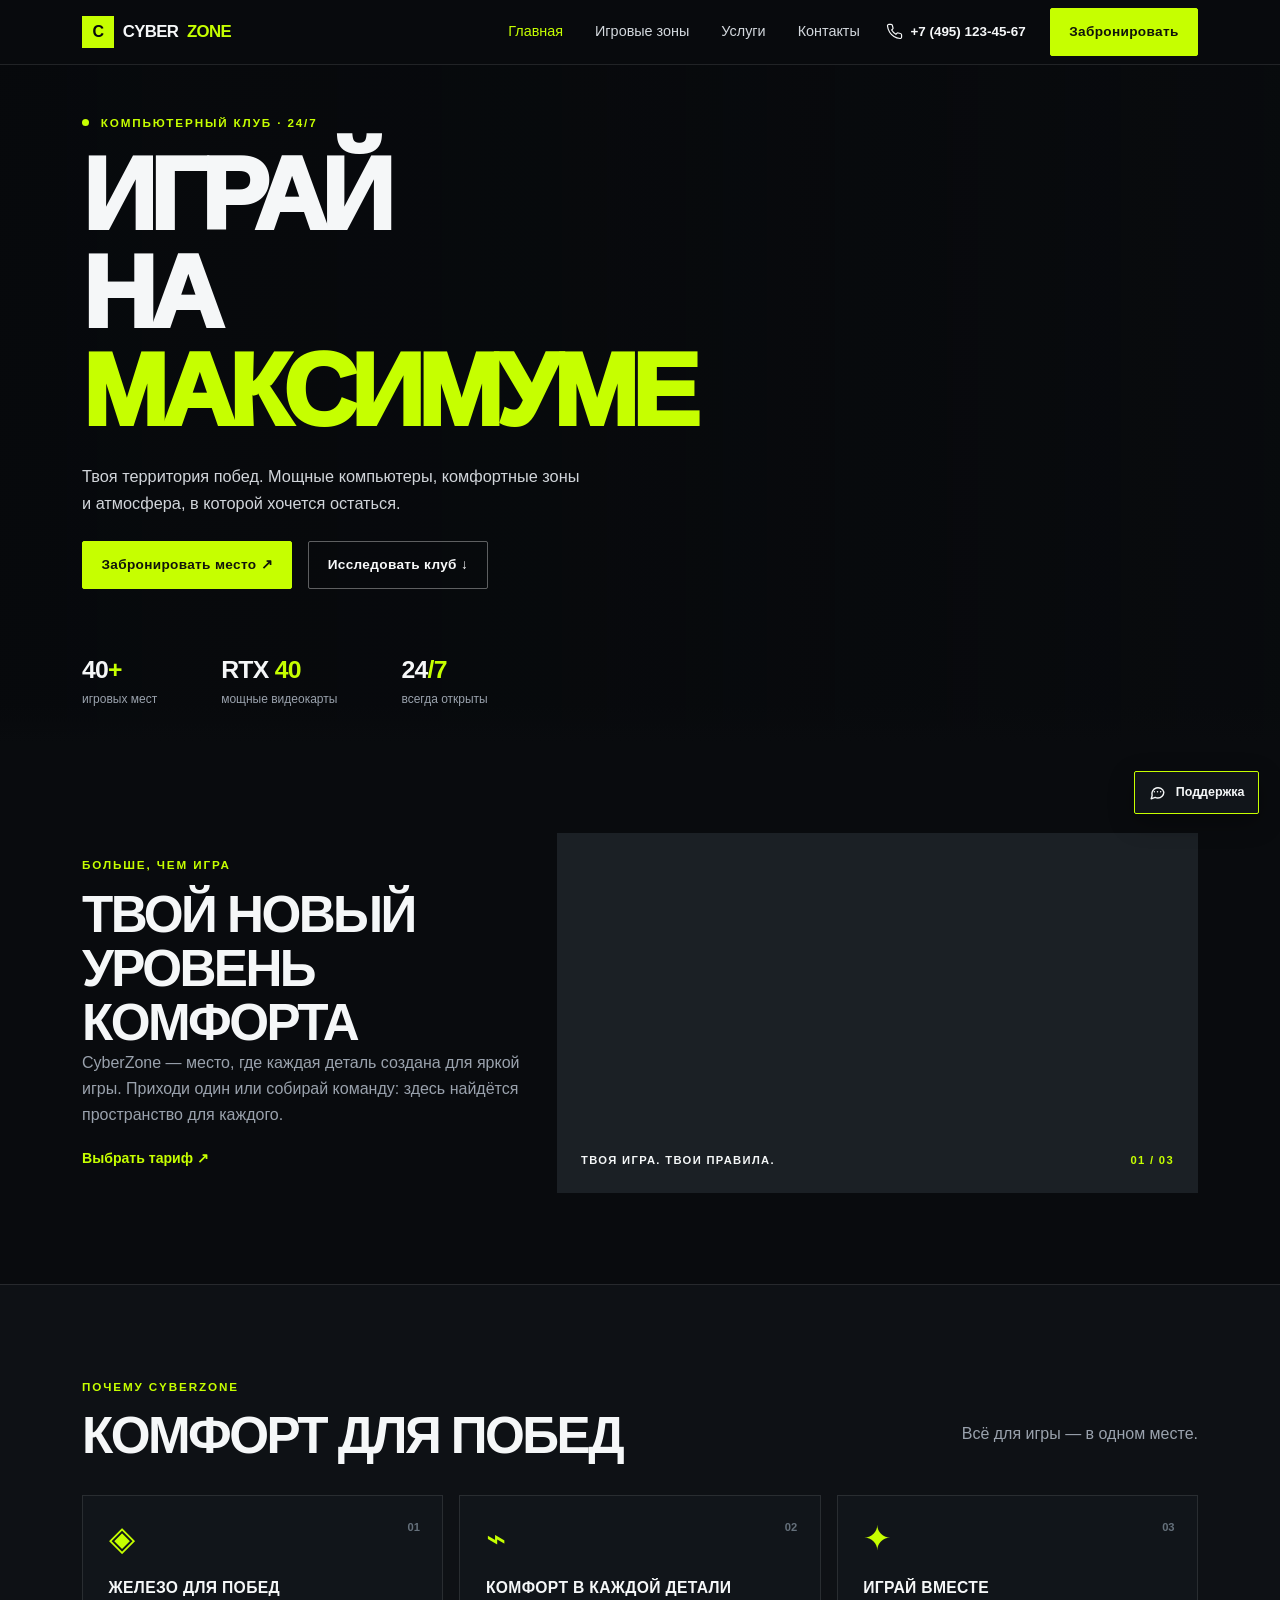
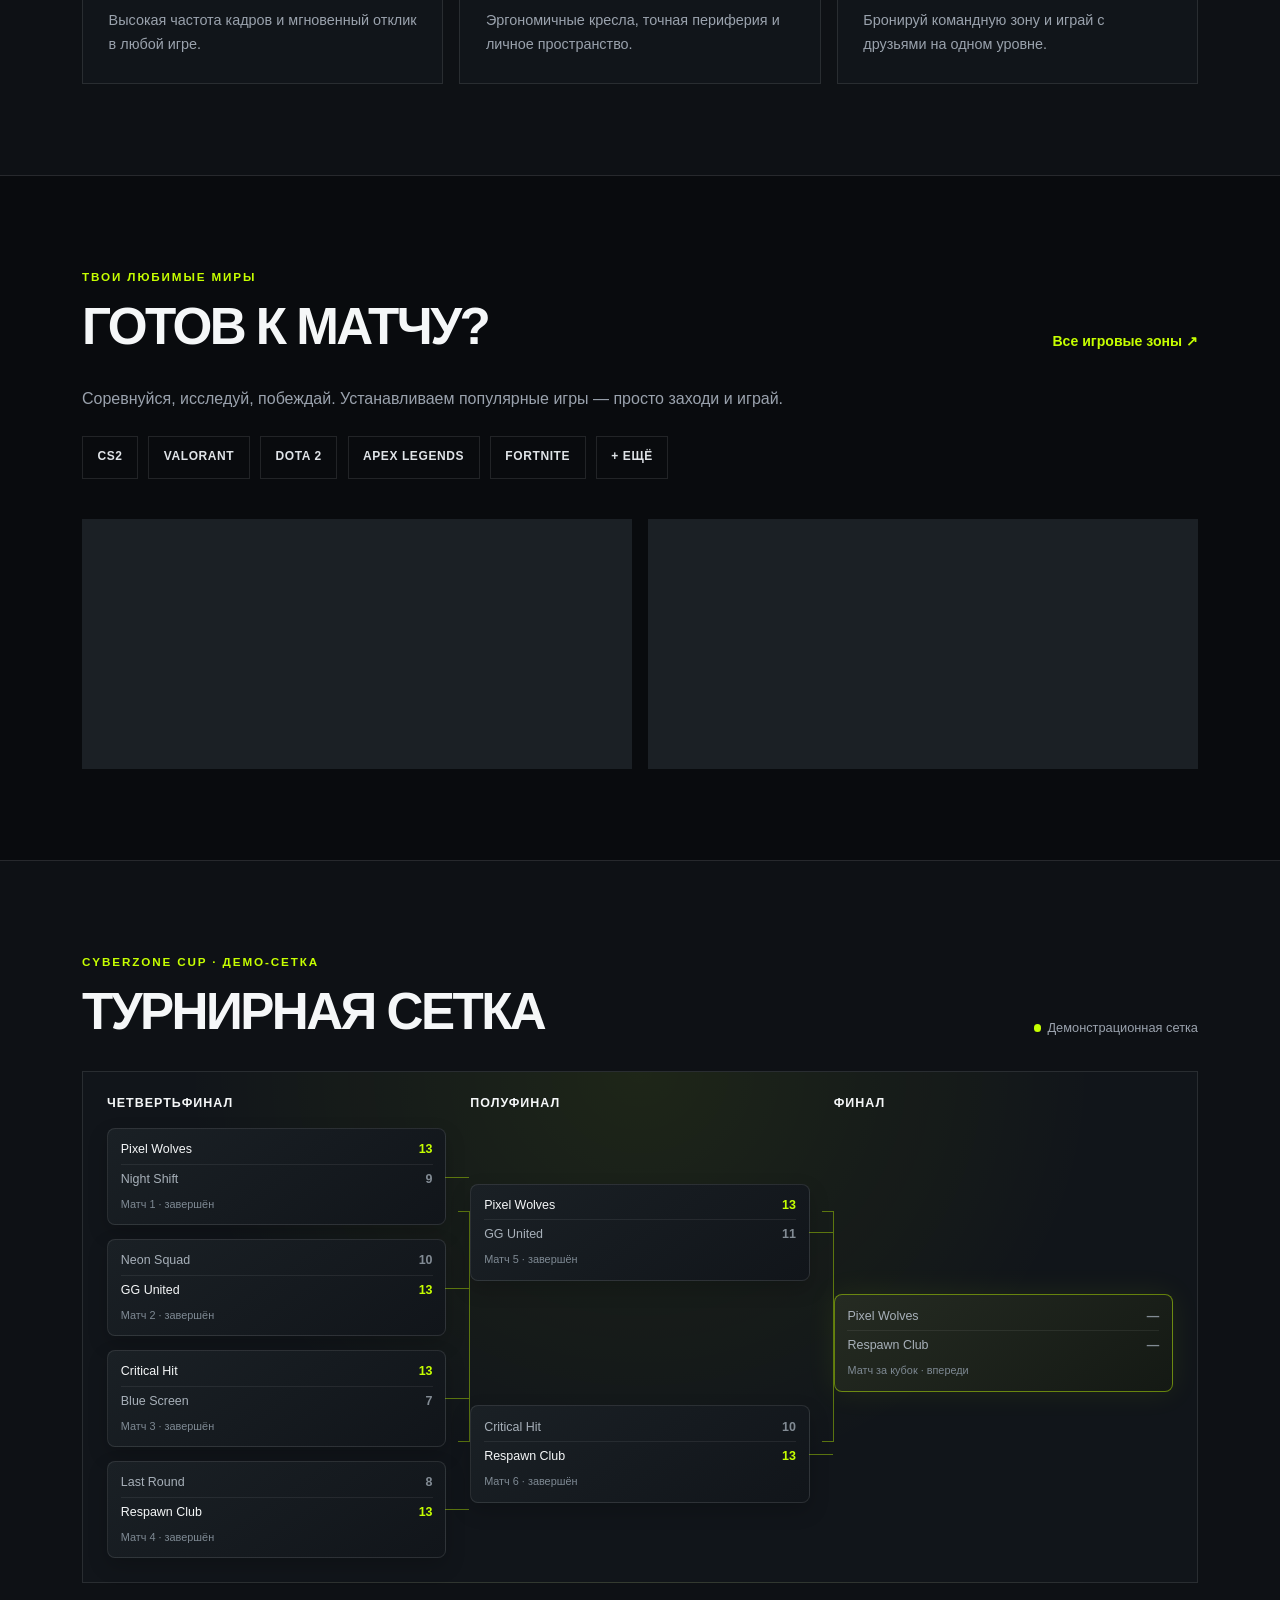
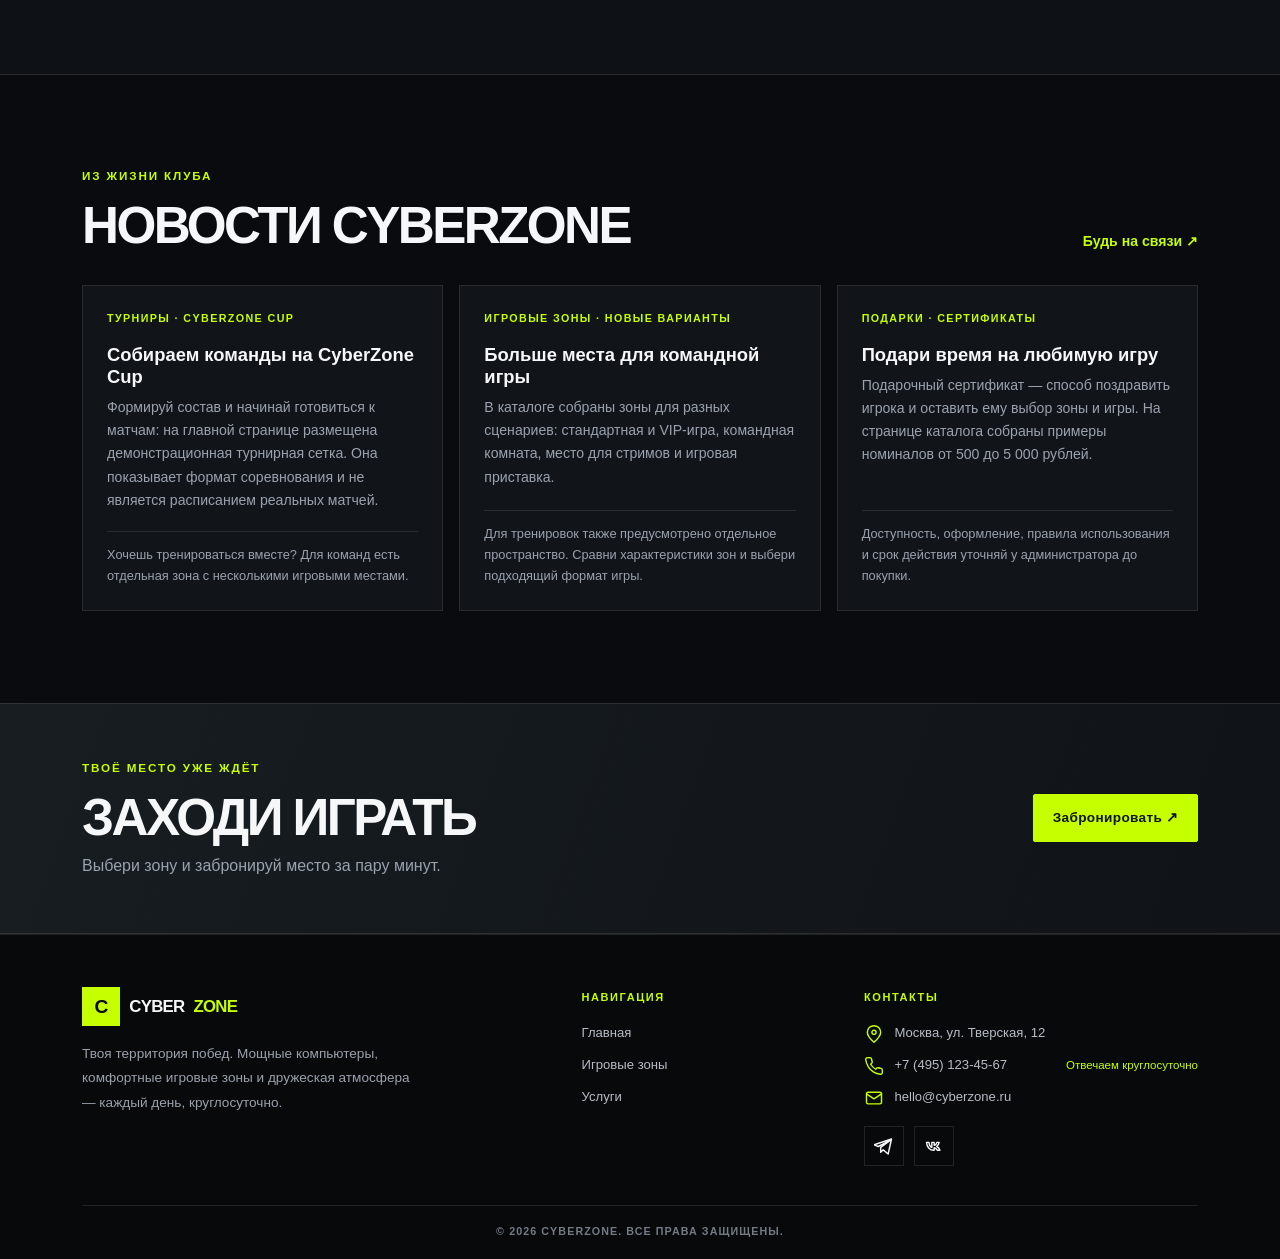
<file: index.html>
<!doctype html>
<html lang="ru">
<head>
  <meta charset="utf-8">
  <meta name="viewport" content="width=device-width, initial-scale=1">
  <meta name="description" content="CyberZone — компьютерный клуб 24/7. Игровые зоны, мощные компьютеры и бронирование места онлайн.">
  <title>CyberZone — компьютерный клуб</title>
  <link href="https://cdn.jsdelivr.net/npm/bootstrap@5.3.3/dist/css/bootstrap.min.css" rel="stylesheet">
  <link href="css/custom.css" rel="stylesheet">
</head>
<body>
  <nav class="navbar navbar-expand-lg navbar-dark site-nav sticky-top">
    <div class="container">
      <a class="navbar-brand brand" href="index.html"><span class="brand-mark">C</span> CYBER<span>ZONE</span></a>
      <button class="navbar-toggler" type="button" data-bs-toggle="collapse" data-bs-target="#mainNav" aria-controls="mainNav" aria-expanded="false" aria-label="Открыть меню"><span class="navbar-toggler-icon"></span></button>
      <div class="collapse navbar-collapse" id="mainNav">
        <ul class="navbar-nav ms-auto align-items-lg-center gap-lg-3">
          <li class="nav-item"><a class="nav-link active" aria-current="page" href="index.html">Главная</a></li>
          <li class="nav-item"><a class="nav-link" href="catalog.html">Игровые зоны</a></li>
          <li class="nav-item"><a class="nav-link" href="prices.html">Услуги</a></li>
          <li class="nav-item"><a class="nav-link" href="contacts.html">Контакты</a></li>
          <li class="nav-item nav-phone"><a href="tel:+74951234567"><svg viewBox="0 0 24 24" aria-hidden="true"><path d="M22 16.9v3a2 2 0 0 1-2.2 2A19.8 19.8 0 0 1 11.2 19a19.4 19.4 0 0 1-6-6A19.8 19.8 0 0 1 2.1 4.2 2 2 0 0 1 4.1 2h3a2 2 0 0 1 2 1.7c.1 1 .4 2 .7 2.9a2 2 0 0 1-.5 2.1L8 9.9a16 16 0 0 0 6 6l1.2-1.3a2 2 0 0 1 2.1-.5c.9.3 1.9.6 2.9.7a2 2 0 0 1 1.8 2.1Z"/></svg><span>+7 (495) 123-45-67</span></a></li>
          <li class="nav-item"><a class="btn btn-lime btn-sm nav-book" href="order.html">Забронировать</a></li>
        </ul>
      </div>
    </div>
  </nav>

  <main>
    <header class="hero">
      <div class="container hero-content">
        <p class="eyebrow"><span class="status-dot"></span> КОМПЬЮТЕРНЫЙ КЛУБ · 24/7</p>
        <h1>ИГРАЙ<br>НА <span>МАКСИМУМЕ</span></h1>
        <p class="hero-lead">Твоя территория побед. Мощные компьютеры, комфортные зоны и атмосфера, в которой хочется остаться.</p>
        <div class="d-flex flex-wrap gap-3 mt-4">
          <a class="btn btn-lime btn-lg" href="order.html">Забронировать место <span aria-hidden="true">↗</span></a>
          <a class="btn btn-outline-light btn-lg" href="catalog.html">Исследовать клуб ↓</a>
        </div>
        <div class="hero-stats" aria-label="О клубе в цифрах">
          <div><strong>40<span>+</span></strong><small>игровых мест</small></div>
          <div><strong>RTX <span>40</span></strong><small>мощные видеокарты</small></div>
          <div><strong>24<span>/7</span></strong><small>всегда открыты</small></div>
        </div>
      </div>
    </header>

    <section class="section-space">
      <div class="container">
        <div class="row align-items-center g-4">
          <div class="col-lg-5">
            <p class="eyebrow">БОЛЬШЕ, ЧЕМ ИГРА</p>
            <h2 class="section-title">ТВОЙ НОВЫЙ УРОВЕНЬ КОМФОРТА</h2>
            <p class="text-muted-custom">CyberZone — место, где каждая деталь создана для яркой игры. Приходи один или собирай команду: здесь найдётся пространство для каждого.</p>
            <a class="text-link" href="prices.html">Выбрать тариф <span aria-hidden="true">↗</span></a>
          </div>
          <div class="col-lg-7">
            <div class="feature-photo photo-one">
              <span class="photo-caption">ТВОЯ ИГРА. ТВОИ ПРАВИЛА.</span>
              <span class="photo-index">01 / 03</span>
            </div>
          </div>
        </div>
      </div>
    </section>

    <section class="section-space section-tint">
      <div class="container">
        <div class="section-heading">
          <div><p class="eyebrow">ПОЧЕМУ CYBERZONE</p><h2 class="section-title">КОМФОРТ ДЛЯ ПОБЕД</h2></div>
          <p class="text-muted-custom">Всё для игры — в одном месте.</p>
        </div>
        <div class="row g-3">
          <div class="col-md-4"><article class="info-card h-100"><span class="card-number">01</span><span class="feature-icon" aria-hidden="true">◈</span><h3>ЖЕЛЕЗО ДЛЯ ПОБЕД</h3><p>Высокая частота кадров и мгновенный отклик в любой игре.</p></article></div>
          <div class="col-md-4"><article class="info-card h-100"><span class="card-number">02</span><span class="feature-icon" aria-hidden="true">⌁</span><h3>КОМФОРТ В КАЖДОЙ ДЕТАЛИ</h3><p>Эргономичные кресла, точная периферия и личное пространство.</p></article></div>
          <div class="col-md-4"><article class="info-card h-100"><span class="card-number">03</span><span class="feature-icon" aria-hidden="true">✦</span><h3>ИГРАЙ ВМЕСТЕ</h3><p>Бронируй командную зону и играй с друзьями на одном уровне.</p></article></div>
        </div>
      </div>
    </section>

    <section class="section-space">
      <div class="container">
        <div class="section-heading">
          <div><p class="eyebrow">ТВОИ ЛЮБИМЫЕ МИРЫ</p><h2 class="section-title">ГОТОВ К МАТЧУ?</h2></div>
          <a class="text-link" href="catalog.html">Все игровые зоны ↗</a>
        </div>
        <p class="text-muted-custom mb-4">Соревнуйся, исследуй, побеждай. Устанавливаем популярные игры — просто заходи и играй.</p>
        <div class="game-list" aria-label="Популярные игры"><span>CS2</span><span>VALORANT</span><span>DOTA 2</span><span>APEX LEGENDS</span><span>FORTNITE</span><span>+ ЕЩЁ</span></div>
        <div class="row g-3 mt-4">
          <div class="col-md-6"><div class="gallery-photo photo-two" role="img" aria-label="Игровые компьютеры клуба с подсветкой"></div></div>
          <div class="col-md-6"><div class="gallery-photo photo-three" role="img" aria-label="Геймер за компьютером в клубе"></div></div>
        </div>
      </div>
    </section>

    <section class="section-space section-tint" id="tournament">
      <div class="container">
        <div class="section-heading">
          <div><p class="eyebrow">CYBERZONE CUP · ДЕМО-СЕТКА</p><h2 class="section-title">ТУРНИРНАЯ СЕТКА</h2></div>
          <span class="tournament-status"><span class="status-dot"></span> Демонстрационная сетка</span>
        </div>
        <div class="tournament-grid">
          <div class="bracket-round bracket-quarterfinals">
            <h3>Четвертьфинал</h3>
            <article class="match-card bracket-match"><p class="match-team is-winner"><span>Pixel Wolves</span><strong>13</strong></p><p class="match-team"><span>Night Shift</span><strong>9</strong></p><small>Матч 1 · завершён</small></article>
            <article class="match-card bracket-match"><p class="match-team"><span>Neon Squad</span><strong>10</strong></p><p class="match-team is-winner"><span>GG United</span><strong>13</strong></p><small>Матч 2 · завершён</small></article>
            <article class="match-card bracket-match"><p class="match-team is-winner"><span>Critical Hit</span><strong>13</strong></p><p class="match-team"><span>Blue Screen</span><strong>7</strong></p><small>Матч 3 · завершён</small></article>
            <article class="match-card bracket-match"><p class="match-team"><span>Last Round</span><strong>8</strong></p><p class="match-team is-winner"><span>Respawn Club</span><strong>13</strong></p><small>Матч 4 · завершён</small></article>
          </div>
          <div class="bracket-round bracket-semifinals">
            <h3>Полуфинал</h3>
            <article class="match-card bracket-match"><p class="match-team is-winner"><span>Pixel Wolves</span><strong>13</strong></p><p class="match-team"><span>GG United</span><strong>11</strong></p><small>Матч 5 · завершён</small></article>
            <article class="match-card bracket-match"><p class="match-team"><span>Critical Hit</span><strong>10</strong></p><p class="match-team is-winner"><span>Respawn Club</span><strong>13</strong></p><small>Матч 6 · завершён</small></article>
          </div>
          <div class="bracket-round bracket-final">
            <h3>Финал</h3>
            <article class="match-card bracket-match match-final"><p class="match-team"><span>Pixel Wolves</span><strong>—</strong></p><p class="match-team"><span>Respawn Club</span><strong>—</strong></p><small>Матч за кубок · впереди</small></article>
          </div>
        </div>
      </div>
    </section>

    <section class="section-space" id="news">
      <div class="container">
        <div class="section-heading">
          <div><p class="eyebrow">ИЗ ЖИЗНИ КЛУБА</p><h2 class="section-title">НОВОСТИ CYBERZONE</h2></div>
          <a class="text-link" href="contacts.html">Будь на связи ↗</a>
        </div>
        <div class="news-grid">
          <article class="news-card"><span class="news-date">ТУРНИРЫ · CYBERZONE CUP</span><h3>Собираем команды на CyberZone Cup</h3><p>Формируй состав и начинай готовиться к матчам: на главной странице размещена демонстрационная турнирная сетка. Она показывает формат соревнования и не является расписанием реальных матчей.</p><p class="news-detail">Хочешь тренироваться вместе? Для команд есть отдельная зона с несколькими игровыми местами.</p></article>
          <article class="news-card"><span class="news-date">ИГРОВЫЕ ЗОНЫ · НОВЫЕ ВАРИАНТЫ</span><h3>Больше места для командной игры</h3><p>В каталоге собраны зоны для разных сценариев: стандартная и VIP-игра, командная комната, место для стримов и игровая приставка.</p><p class="news-detail">Для тренировок также предусмотрено отдельное пространство. Сравни характеристики зон и выбери подходящий формат игры.</p></article>
          <article class="news-card"><span class="news-date">ПОДАРКИ · СЕРТИФИКАТЫ</span><h3>Подари время на любимую игру</h3><p>Подарочный сертификат — способ поздравить игрока и оставить ему выбор зоны и игры. На странице каталога собраны примеры номиналов от 500 до 5&nbsp;000 рублей.</p><p class="news-detail">Доступность, оформление, правила использования и срок действия уточняй у администратора до покупки.</p></article>
        </div>
      </div>
    </section>

    <section class="cta-band">
      <div class="container d-md-flex align-items-center justify-content-between gap-4">
        <div><p class="eyebrow">ТВОЁ МЕСТО УЖЕ ЖДЁТ</p><h2 class="section-title mb-2">ЗАХОДИ ИГРАТЬ</h2><p class="mb-md-0 text-muted-custom">Выбери зону и забронируй место за пару минут.</p></div>
        <a class="btn btn-lime btn-lg mt-4 mt-md-0" href="order.html">Забронировать ↗</a>
      </div>
    </section>
  </main>

  <footer class="site-footer">
    <div class="container d-flex flex-column flex-md-row justify-content-between gap-3">
      <a class="brand" href="index.html"><span class="brand-mark">C</span> CYBER<span>ZONE</span></a>
      <p class="mb-0">Твоя территория побед. Заходи играть — мы открыты 24/7.</p>
      <a class="text-link" href="contacts.html">Контакты ↗</a>
    </div>
  </footer>
  <button class="back-to-top" type="button" aria-label="Наверх" title="Наверх"><img src="sword.svg" alt=""></button>
  <script src="https://cdn.jsdelivr.net/npm/bootstrap@5.3.3/dist/js/bootstrap.bundle.min.js"></script>
  <script src="js/custom.js"></script>
</body>
</html>
</file>
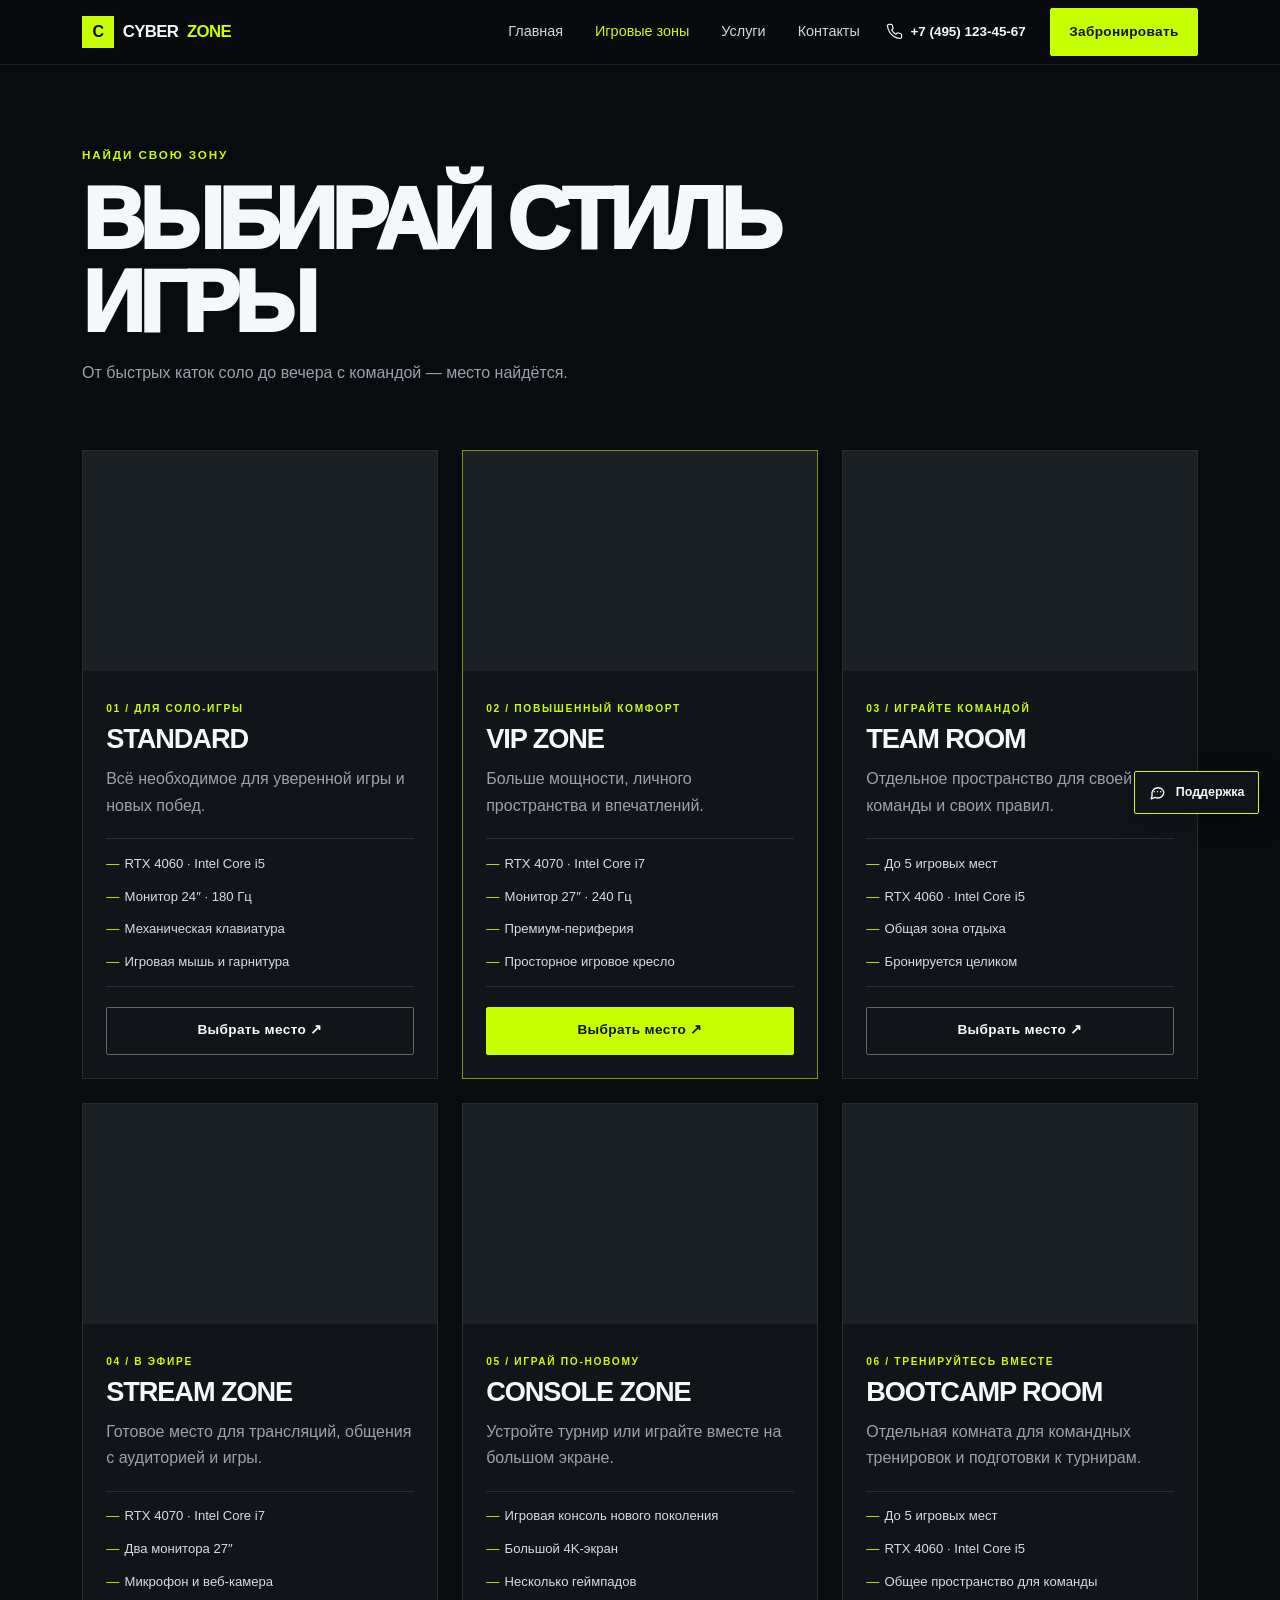
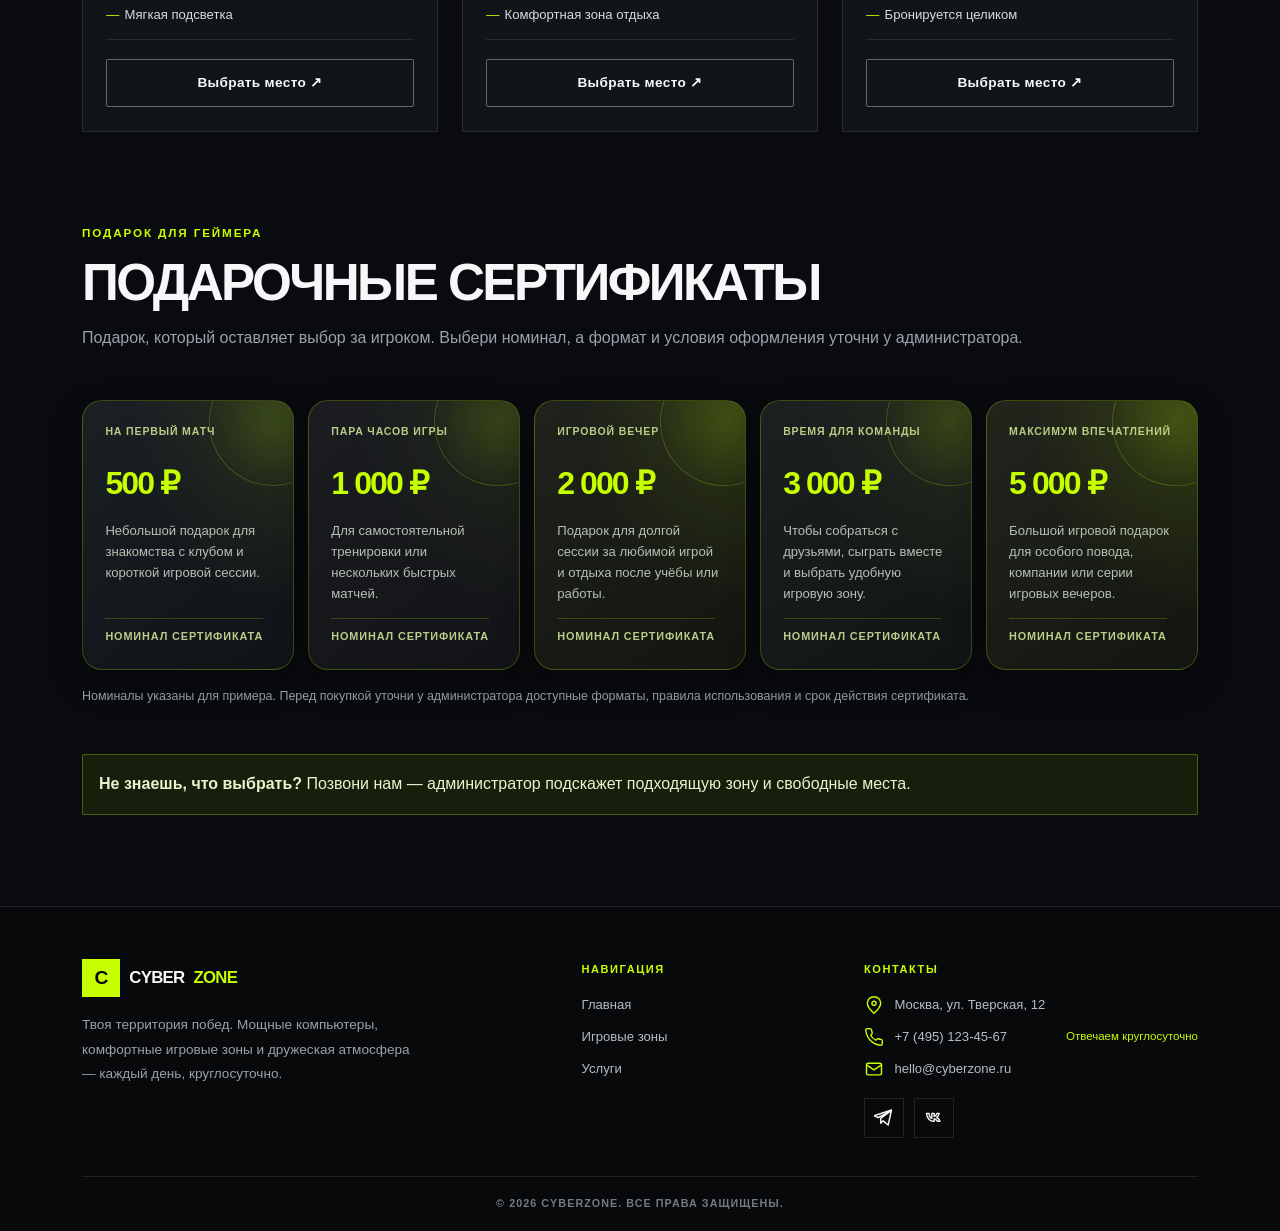
<file: catalog.html>
<!doctype html>
<html lang="ru">
<head>
  <meta charset="utf-8">
  <meta name="viewport" content="width=device-width, initial-scale=1">
  <meta name="description" content="Стандартная, VIP и командная игровые зоны CyberZone: характеристики компьютеров и оборудования.">
  <title>Игровые зоны — CyberZone</title>
  <link href="https://cdn.jsdelivr.net/npm/bootstrap@5.3.3/dist/css/bootstrap.min.css" rel="stylesheet">
  <link href="css/custom.css" rel="stylesheet">
</head>
<body>
  <nav class="navbar navbar-expand-lg navbar-dark site-nav sticky-top">
    <div class="container">
      <a class="navbar-brand brand" href="index.html"><span class="brand-mark">C</span> CYBER<span>ZONE</span></a>
      <button class="navbar-toggler" type="button" data-bs-toggle="collapse" data-bs-target="#mainNav" aria-controls="mainNav" aria-expanded="false" aria-label="Открыть меню"><span class="navbar-toggler-icon"></span></button>
      <div class="collapse navbar-collapse" id="mainNav"><ul class="navbar-nav ms-auto align-items-lg-center gap-lg-3">
        <li class="nav-item"><a class="nav-link" href="index.html">Главная</a></li><li class="nav-item"><a class="nav-link active" aria-current="page" href="catalog.html">Игровые зоны</a></li><li class="nav-item"><a class="nav-link" href="prices.html">Услуги</a></li><li class="nav-item"><a class="nav-link" href="contacts.html">Контакты</a></li><li class="nav-item nav-phone"><a href="tel:+74951234567"><svg viewBox="0 0 24 24" aria-hidden="true"><path d="M22 16.9v3a2 2 0 0 1-2.2 2A19.8 19.8 0 0 1 11.2 19a19.4 19.4 0 0 1-6-6A19.8 19.8 0 0 1 2.1 4.2 2 2 0 0 1 4.1 2h3a2 2 0 0 1 2 1.7c.1 1 .4 2 .7 2.9a2 2 0 0 1-.5 2.1L8 9.9a16 16 0 0 0 6 6l1.2-1.3a2 2 0 0 1 2.1-.5c.9.3 1.9.6 2.9.7a2 2 0 0 1 1.8 2.1Z"/></svg><span>+7 (495) 123-45-67</span></a></li><li class="nav-item"><a class="btn btn-lime btn-sm nav-book" href="order.html">Забронировать</a></li>
      </ul></div>
    </div>
  </nav>
  <main>
    <header class="page-hero"><div class="container"><p class="eyebrow">НАЙДИ СВОЮ ЗОНУ</p><h1 class="page-title">ВЫБИРАЙ СТИЛЬ ИГРЫ</h1><p class="text-muted-custom">От быстрых каток соло до вечера с командой — место найдётся.</p></div></header>
    <section class="section-space pt-0"><div class="container">
      <div class="row g-4">
        <div class="col-lg-4"><article class="zone-card h-100">
          <div class="zone-photo photo-two" role="img" aria-label="Компьютер в стандартной игровой зоне"></div>
          <div class="zone-body"><span class="eyebrow">01 / ДЛЯ СОЛО-ИГРЫ</span><h2>STANDARD</h2><p class="text-muted-custom">Всё необходимое для уверенной игры и новых побед.</p>
            <ul class="spec-list"><li>RTX 4060 · Intel Core i5</li><li>Монитор 24″ · 180 Гц</li><li>Механическая клавиатура</li><li>Игровая мышь и гарнитура</li></ul>
            <a class="btn btn-outline-light w-100" href="order.html">Выбрать место ↗</a>
          </div>
        </article></div>
        <div class="col-lg-4"><article class="zone-card h-100 zone-featured">
          <div class="zone-photo photo-one" role="img" aria-label="Комфортная VIP-игровая зона"></div>
          <div class="zone-body"><span class="eyebrow">02 / ПОВЫШЕННЫЙ КОМФОРТ</span><h2>VIP ZONE</h2><p class="text-muted-custom">Больше мощности, личного пространства и впечатлений.</p>
            <ul class="spec-list"><li>RTX 4070 · Intel Core i7</li><li>Монитор 27″ · 240 Гц</li><li>Премиум-периферия</li><li>Просторное игровое кресло</li></ul>
            <a class="btn btn-lime w-100" href="order.html">Выбрать место ↗</a>
          </div>
        </article></div>
        <div class="col-lg-4"><article class="zone-card h-100">
          <div class="zone-photo photo-three" role="img" aria-label="Друзья играют вместе в командной зоне"></div>
          <div class="zone-body"><span class="eyebrow">03 / ИГРАЙТЕ КОМАНДОЙ</span><h2>TEAM ROOM</h2><p class="text-muted-custom">Отдельное пространство для своей команды и своих правил.</p>
            <ul class="spec-list"><li>До 5 игровых мест</li><li>RTX 4060 · Intel Core i5</li><li>Общая зона отдыха</li><li>Бронируется целиком</li></ul>
            <a class="btn btn-outline-light w-100" href="order.html">Выбрать место ↗</a>
          </div>
        </article></div>
        <div class="col-lg-4"><article class="zone-card h-100">
          <div class="zone-photo photo-one" role="img" aria-label="Игровая зона для стриминга"></div>
          <div class="zone-body"><span class="eyebrow">04 / В ЭФИРЕ</span><h2>STREAM ZONE</h2><p class="text-muted-custom">Готовое место для трансляций, общения с аудиторией и игры.</p>
            <ul class="spec-list"><li>RTX 4070 · Intel Core i7</li><li>Два монитора 27″</li><li>Микрофон и веб-камера</li><li>Мягкая подсветка</li></ul>
            <a class="btn btn-outline-light w-100" href="order.html">Выбрать место ↗</a>
          </div>
        </article></div>
        <div class="col-lg-4"><article class="zone-card h-100">
          <div class="zone-photo photo-console" role="img" aria-label="Игровая зона с игровой приставкой"></div>
          <div class="zone-body"><span class="eyebrow">05 / ИГРАЙ ПО-НОВОМУ</span><h2>CONSOLE ZONE</h2><p class="text-muted-custom">Устройте турнир или играйте вместе на большом экране.</p>
            <ul class="spec-list"><li>Игровая консоль нового поколения</li><li>Большой 4K-экран</li><li>Несколько геймпадов</li><li>Комфортная зона отдыха</li></ul>
            <a class="btn btn-outline-light w-100" href="order.html">Выбрать место ↗</a>
          </div>
        </article></div>
        <div class="col-lg-4"><article class="zone-card h-100">
          <div class="zone-photo photo-three" role="img" aria-label="Командная тренировочная зона"></div>
          <div class="zone-body"><span class="eyebrow">06 / ТРЕНИРУЙТЕСЬ ВМЕСТЕ</span><h2>BOOTCAMP ROOM</h2><p class="text-muted-custom">Отдельная комната для командных тренировок и подготовки к турнирам.</p>
            <ul class="spec-list"><li>До 5 игровых мест</li><li>RTX 4060 · Intel Core i5</li><li>Общее пространство для команды</li><li>Бронируется целиком</li></ul>
            <a class="btn btn-outline-light w-100" href="order.html">Выбрать место ↗</a>
          </div>
        </article></div>
      </div>
      <section class="gift-certificates section-space px-0 pb-0" id="gift-certificates">
        <div class="section-heading">
          <div><p class="eyebrow">ПОДАРОК ДЛЯ ГЕЙМЕРА</p><h2 class="section-title">ПОДАРОЧНЫЕ СЕРТИФИКАТЫ</h2></div>
          <p class="text-muted-custom">Подарок, который оставляет выбор за игроком. Выбери номинал, а формат и условия оформления уточни у администратора.</p>
        </div>
        <div class="gift-grid">
          <article class="gift-card"><span class="gift-card-label">НА ПЕРВЫЙ МАТЧ</span><strong>500 ₽</strong><p>Небольшой подарок для знакомства с клубом и короткой игровой сессии.</p><span class="gift-card-note">Номинал сертификата</span></article>
          <article class="gift-card"><span class="gift-card-label">ПАРА ЧАСОВ ИГРЫ</span><strong>1 000 ₽</strong><p>Для самостоятельной тренировки или нескольких быстрых матчей.</p><span class="gift-card-note">Номинал сертификата</span></article>
          <article class="gift-card"><span class="gift-card-label">ИГРОВОЙ ВЕЧЕР</span><strong>2 000 ₽</strong><p>Подарок для долгой сессии за любимой игрой и отдыха после учёбы или работы.</p><span class="gift-card-note">Номинал сертификата</span></article>
          <article class="gift-card"><span class="gift-card-label">ВРЕМЯ ДЛЯ КОМАНДЫ</span><strong>3 000 ₽</strong><p>Чтобы собраться с друзьями, сыграть вместе и выбрать удобную игровую зону.</p><span class="gift-card-note">Номинал сертификата</span></article>
          <article class="gift-card"><span class="gift-card-label">МАКСИМУМ ВПЕЧАТЛЕНИЙ</span><strong>5 000 ₽</strong><p>Большой игровой подарок для особого повода, компании или серии игровых вечеров.</p><span class="gift-card-note">Номинал сертификата</span></article>
        </div>
        <p class="gift-terms">Номиналы указаны для примера. Перед покупкой уточни у администратора доступные форматы, правила использования и срок действия сертификата.</p>
      </section>
      <div class="alert club-alert mt-5 mb-0" role="note"><strong>Не знаешь, что выбрать?</strong> Позвони нам — администратор подскажет подходящую зону и свободные места.</div>
    </div></section>
  </main>
  <footer class="site-footer"><div class="container d-flex flex-column flex-md-row justify-content-between gap-3"><a class="brand" href="index.html"><span class="brand-mark">C</span> CYBER<span>ZONE</span></a><p class="mb-0">Все зоны доступны круглосуточно.</p><a class="text-link" href="contacts.html">Контакты ↗</a></div></footer>
  <button class="back-to-top" type="button" aria-label="Наверх" title="Наверх"><img src="sword.svg" alt=""></button>
  <script src="https://cdn.jsdelivr.net/npm/bootstrap@5.3.3/dist/js/bootstrap.bundle.min.js"></script>
  <script src="js/custom.js"></script>
</body>
</html>
</file>
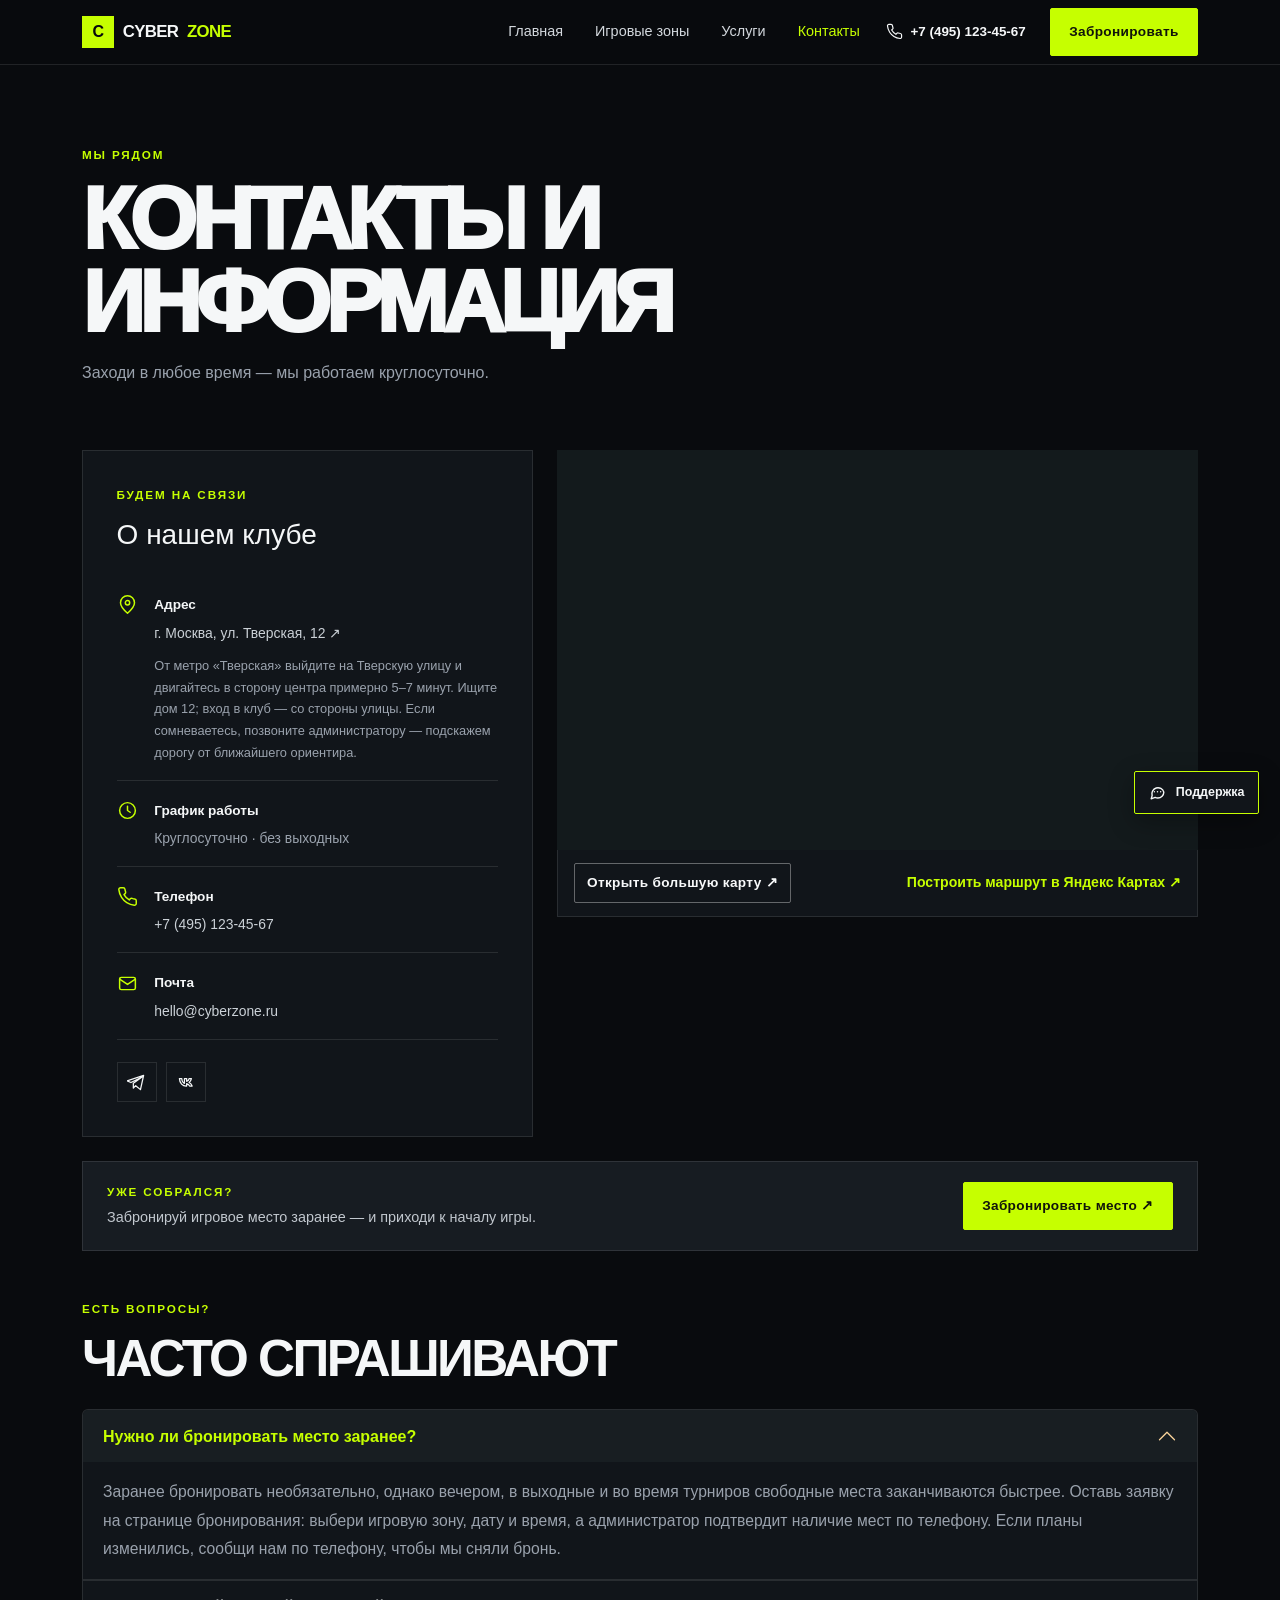
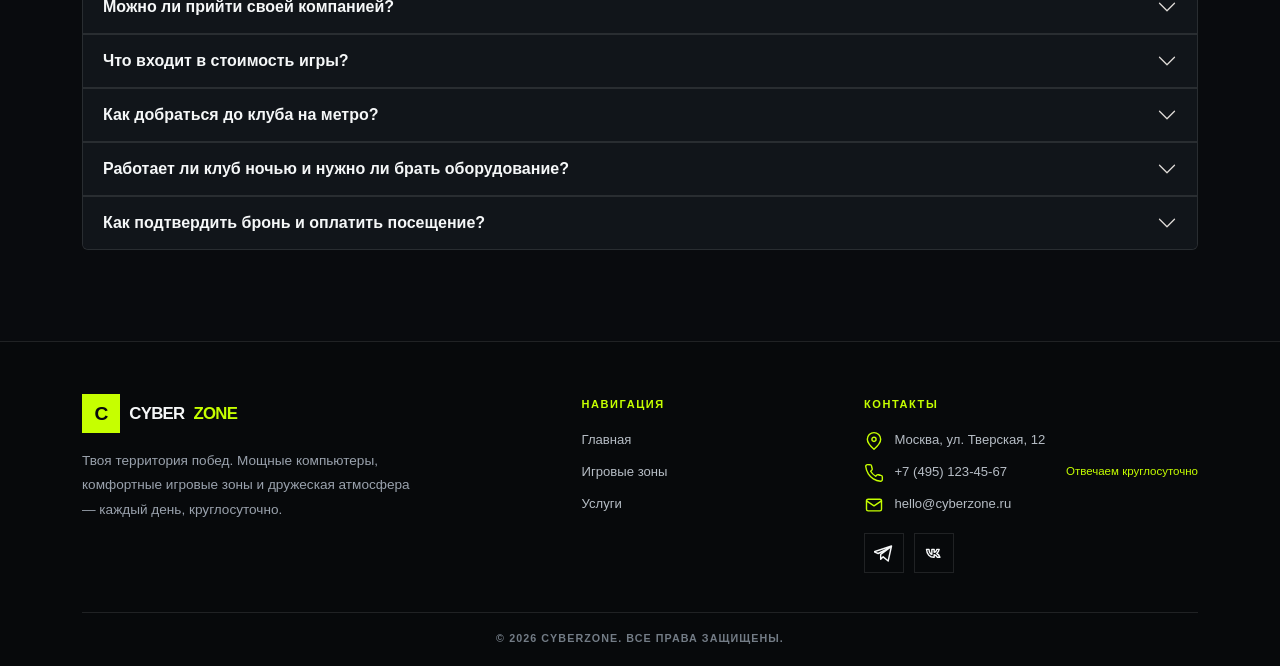
<file: contacts.html>
<!doctype html>
<html lang="ru">
<head>
  <meta charset="utf-8">
  <meta name="viewport" content="width=device-width, initial-scale=1">
  <meta name="description" content="Адрес, график работы и контакты компьютерного клуба CyberZone.">
  <title>Контакты и информация — CyberZone</title>
  <link href="https://cdn.jsdelivr.net/npm/bootstrap@5.3.3/dist/css/bootstrap.min.css" rel="stylesheet">
  <link href="css/custom.css" rel="stylesheet">
</head>
<body>
  <nav class="navbar navbar-expand-lg navbar-dark site-nav sticky-top">
    <div class="container">
      <a class="navbar-brand brand" href="index.html"><span class="brand-mark">C</span> CYBER<span>ZONE</span></a>
      <button class="navbar-toggler" type="button" data-bs-toggle="collapse" data-bs-target="#mainNav" aria-controls="mainNav" aria-expanded="false" aria-label="Открыть меню"><span class="navbar-toggler-icon"></span></button>
      <div class="collapse navbar-collapse" id="mainNav"><ul class="navbar-nav ms-auto align-items-lg-center gap-lg-3">
        <li class="nav-item"><a class="nav-link" href="index.html">Главная</a></li><li class="nav-item"><a class="nav-link" href="catalog.html">Игровые зоны</a></li><li class="nav-item"><a class="nav-link" href="prices.html">Услуги</a></li><li class="nav-item"><a class="nav-link active" aria-current="page" href="contacts.html">Контакты</a></li><li class="nav-item nav-phone"><a href="tel:+74951234567"><svg viewBox="0 0 24 24" aria-hidden="true"><path d="M22 16.9v3a2 2 0 0 1-2.2 2A19.8 19.8 0 0 1 11.2 19a19.4 19.4 0 0 1-6-6A19.8 19.8 0 0 1 2.1 4.2 2 2 0 0 1 4.1 2h3a2 2 0 0 1 2 1.7c.1 1 .4 2 .7 2.9a2 2 0 0 1-.5 2.1L8 9.9a16 16 0 0 0 6 6l1.2-1.3a2 2 0 0 1 2.1-.5c.9.3 1.9.6 2.9.7a2 2 0 0 1 1.8 2.1Z"/></svg><span>+7 (495) 123-45-67</span></a></li><li class="nav-item"><a class="btn btn-lime btn-sm nav-book" href="order.html">Забронировать</a></li>
      </ul></div>
    </div>
  </nav>
  <main>
    <header class="page-hero"><div class="container"><p class="eyebrow">МЫ РЯДОМ</p><h1 class="page-title">КОНТАКТЫ И ИНФОРМАЦИЯ</h1><p class="text-muted-custom">Заходи в любое время — мы работаем круглосуточно.</p></div></header>
    <section class="section-space pt-0"><div class="container">
      <div class="row g-4">
        <div class="col-lg-5"><div class="contact-card h-100">
          <p class="eyebrow">БУДЕМ НА СВЯЗИ</p>
          <h2 class="h3 mb-4">О нашем клубе</h2>
          <div class="contact-item"><span class="contact-icon" aria-hidden="true"><svg viewBox="0 0 24 24"><path d="M20 10c0 5-8 12-8 12S4 15 4 10a8 8 0 1 1 16 0Z"/><circle cx="12" cy="10" r="2.5"/></svg></span><div><strong>Адрес</strong><p><a href="https://maps.google.com/?q=Москва,+Тверская+улица,+12" target="_blank" rel="noreferrer">г. Москва, ул. Тверская, 12 ↗</a></p><p class="route-note">От метро «Тверская» выйдите на Тверскую улицу и двигайтесь в сторону центра примерно 5–7 минут. Ищите дом 12; вход в клуб — со стороны улицы. Если сомневаетесь, позвоните администратору — подскажем дорогу от ближайшего ориентира.</p></div></div>
          <div class="contact-item"><span class="contact-icon" aria-hidden="true"><svg viewBox="0 0 24 24"><circle cx="12" cy="12" r="9"/><path d="M12 7v5l3 2"/></svg></span><div><strong>График работы</strong><p>Круглосуточно · без выходных</p></div></div>
          <div class="contact-item"><span class="contact-icon" aria-hidden="true"><svg viewBox="0 0 24 24"><path d="M22 16.9v3a2 2 0 0 1-2.2 2A19.8 19.8 0 0 1 11.2 19a19.4 19.4 0 0 1-6-6A19.8 19.8 0 0 1 2.1 4.2 2 2 0 0 1 4.1 2h3a2 2 0 0 1 2 1.7c.1 1 .4 2 .7 2.9a2 2 0 0 1-.5 2.1L8 9.9a16 16 0 0 0 6 6l1.2-1.3a2 2 0 0 1 2.1-.5c.9.3 1.9.6 2.9.7a2 2 0 0 1 1.8 2.1Z"/></svg></span><div><strong>Телефон</strong><p><a href="tel:+74951234567">+7 (495) 123-45-67</a></p></div></div>
          <div class="contact-item"><span class="contact-icon" aria-hidden="true"><svg viewBox="0 0 24 24"><rect x="3" y="5" width="18" height="14" rx="2"/><path d="m3 7 9 6 9-6"/></svg></span><div><strong>Почта</strong><p><a href="mailto:hello@cyberzone.ru">hello@cyberzone.ru</a></p></div></div>
          <div class="social-links"><a href="https://t.me/" target="_blank" rel="noreferrer" aria-label="Telegram"><svg viewBox="0 0 24 24" aria-hidden="true"><path d="m21 3-4 18-6-5-3 3v-6l11-8-14 7-5-2 21-7Z"/></svg></a><a href="https://vk.com/" target="_blank" rel="noreferrer" aria-label="ВКонтакте"><svg viewBox="0 0 24 24" aria-hidden="true"><path d="M3 7h3c.4 4 2.1 5.7 3.4 6.1V7h2.8v3.5c1.3-.1 2.7-1.7 3.2-3.5h2.8a9.5 9.5 0 0 1-2.9 5c1.6.7 3 2.2 3.8 4.5h-3.2a5 5 0 0 0-3.7-3v3h-.5C7.2 16.5 3.3 13 3 7Z"/></svg></a></div>
        </div></div>
        <div class="col-lg-7"><div class="map-card"><iframe title="Интерактивная карта: CyberZone, Москва, улица Тверская, 12" src="https://www.openstreetmap.org/export/embed.html?bbox=37.5965%2C55.7605%2C37.6155%2C55.7715&amp;layer=mapnik&amp;marker=55.7658%2C37.6062" loading="lazy" referrerpolicy="no-referrer-when-downgrade"></iframe><div class="map-actions"><a class="btn btn-outline-light btn-sm" href="https://www.openstreetmap.org/?mlat=55.7658&amp;mlon=37.6062#map=16/55.7658/37.6062" target="_blank" rel="noreferrer">Открыть большую карту ↗</a><a class="text-link" href="https://yandex.ru/maps/?text=Москва%2C%20Тверская%20улица%2C%2012" target="_blank" rel="noreferrer">Построить маршрут в Яндекс Картах ↗</a></div></div></div>
      </div>
      <div class="contact-booking-cta"><div><p class="eyebrow mb-1">УЖЕ СОБРАЛСЯ?</p><p class="mb-0">Забронируй игровое место заранее — и приходи к началу игры.</p></div><a class="btn btn-lime" href="order.html">Забронировать место ↗</a></div>
      <section class="faq-section mt-5" aria-labelledby="faqTitle">
        <p class="eyebrow">ЕСТЬ ВОПРОСЫ?</p><h2 class="section-title mb-4" id="faqTitle">ЧАСТО СПРАШИВАЮТ</h2>
        <div class="accordion club-accordion" id="faqAccordion">
          <div class="accordion-item"><h3 class="accordion-header"><button class="accordion-button" type="button" data-bs-toggle="collapse" data-bs-target="#faqOne" aria-expanded="true" aria-controls="faqOne">Нужно ли бронировать место заранее?</button></h3><div id="faqOne" class="accordion-collapse collapse show" data-bs-parent="#faqAccordion"><div class="accordion-body">Заранее бронировать необязательно, однако вечером, в выходные и во время турниров свободные места заканчиваются быстрее. Оставь заявку на странице бронирования: выбери игровую зону, дату и время, а администратор подтвердит наличие мест по телефону. Если планы изменились, сообщи нам по телефону, чтобы мы сняли бронь.</div></div></div>
          <div class="accordion-item"><h3 class="accordion-header"><button class="accordion-button collapsed" type="button" data-bs-toggle="collapse" data-bs-target="#faqTwo" aria-expanded="false" aria-controls="faqTwo">Можно ли прийти своей компанией?</button></h3><div id="faqTwo" class="accordion-collapse collapse" data-bs-parent="#faqAccordion"><div class="accordion-body">Конечно. Для компании подойдёт Team Room — отдельная зона до пяти игровых мест, где можно играть и общаться своей командой. Комнату лучше бронировать целиком заранее. Если нужна помощь с выбором количества мест, укажи это в комментарии к заявке или позвони нам.</div></div></div>
          <div class="accordion-item"><h3 class="accordion-header"><button class="accordion-button collapsed" type="button" data-bs-toggle="collapse" data-bs-target="#faqThree" aria-expanded="false" aria-controls="faqThree">Что входит в стоимость игры?</button></h3><div id="faqThree" class="accordion-collapse collapse" data-bs-parent="#faqAccordion"><div class="accordion-body">В стоимость входит игровое место с компьютером и периферией выбранной зоны. В Standard доступно необходимое для комфортной игры оборудование, а VIP предлагает более мощный компьютер и расширенный комфорт. Дополнительные услуги и актуальные условия уточняй у администратора перед посещением.</div></div></div>
          <div class="accordion-item"><h3 class="accordion-header"><button class="accordion-button collapsed" type="button" data-bs-toggle="collapse" data-bs-target="#faqFour" aria-expanded="false" aria-controls="faqFour">Как добраться до клуба на метро?</button></h3><div id="faqFour" class="accordion-collapse collapse" data-bs-parent="#faqAccordion"><div class="accordion-body">Клуб указан по адресу Москва, Тверская улица, 12. От станции метро «Тверская» выйди к Тверской улице и пройди по ней в сторону центра около 5–7 минут до дома 12. Открой интерактивную карту выше или построй маршрут в Яндекс Картах. Перед поездкой сверь адрес и вход с администратором.</div></div></div>
          <div class="accordion-item"><h3 class="accordion-header"><button class="accordion-button collapsed" type="button" data-bs-toggle="collapse" data-bs-target="#faqFive" aria-expanded="false" aria-controls="faqFive">Работает ли клуб ночью и нужно ли брать оборудование?</button></h3><div id="faqFive" class="accordion-collapse collapse" data-bs-parent="#faqAccordion"><div class="accordion-body">Да, клуб открыт круглосуточно и без выходных; на странице тарифов можно посмотреть условия ночного посещения. Компьютер, монитор, клавиатура и мышь уже входят в состав игрового места. Если тебе привычнее собственная гарнитура или мышь, можешь взять её с собой.</div></div></div>
          <div class="accordion-item"><h3 class="accordion-header"><button class="accordion-button collapsed" type="button" data-bs-toggle="collapse" data-bs-target="#faqSix" aria-expanded="false" aria-controls="faqSix">Как подтвердить бронь и оплатить посещение?</button></h3><div id="faqSix" class="accordion-collapse collapse" data-bs-parent="#faqAccordion"><div class="accordion-body">После заполнения формы заявка появится на экране, а администратор свяжется с тобой, чтобы подтвердить дату, время и выбранную зону. Форма на демонстрационной версии сайта не отправляет данные автоматически. Способ оплаты и наличие свободных мест уточни по телефону перед приездом.</div></div></div>
        </div>
      </section>
    </div></section>
  </main>
  <footer class="site-footer"><div class="container d-flex flex-column flex-md-row justify-content-between gap-3"><a class="brand" href="index.html"><span class="brand-mark">C</span> CYBER<span>ZONE</span></a><p class="mb-0">г. Москва, ул. Тверская, 12 · 24/7</p><a class="text-link" href="order.html">Забронировать ↗</a></div></footer>
  <button class="back-to-top" type="button" aria-label="Наверх" title="Наверх"><img src="sword.svg" alt=""></button>
  <script src="https://cdn.jsdelivr.net/npm/bootstrap@5.3.3/dist/js/bootstrap.bundle.min.js"></script>
  <script src="js/custom.js"></script>
</body>
</html>
</file>
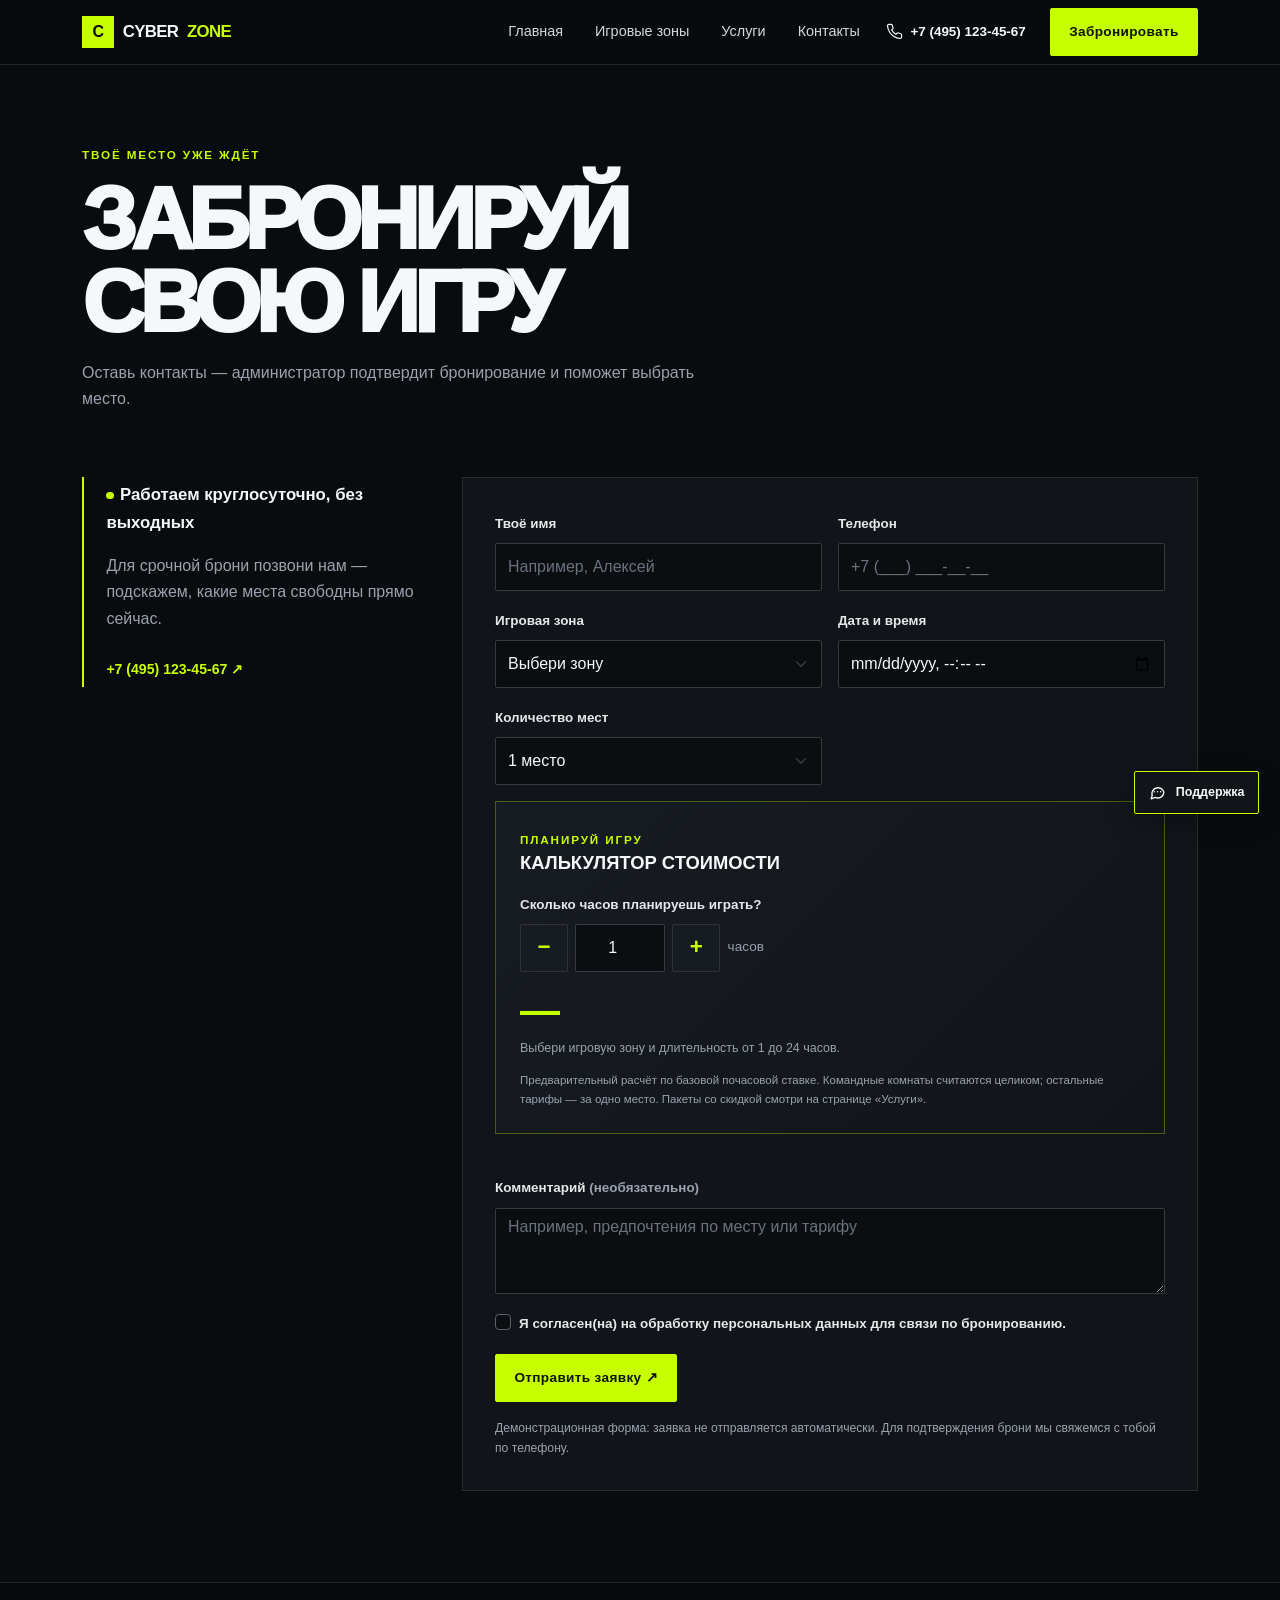
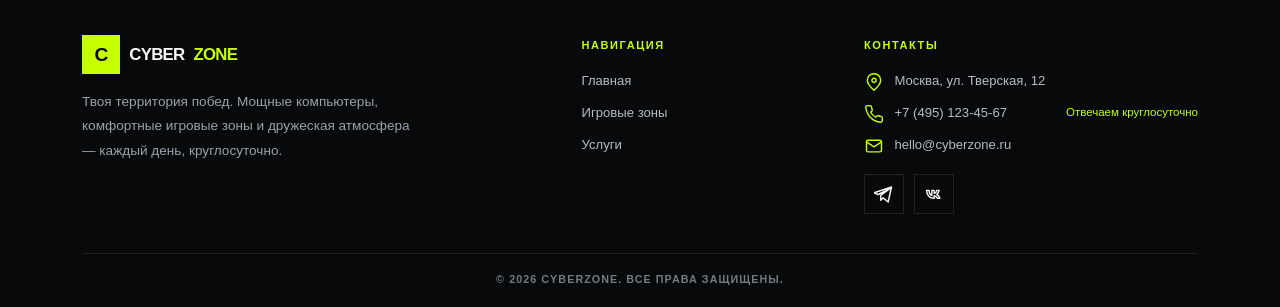
<file: order.html>
<!doctype html>
<html lang="ru">
<head>
  <meta charset="utf-8">
  <meta name="viewport" content="width=device-width, initial-scale=1">
  <meta name="description" content="Забронируйте игровое место в CyberZone. Выберите зону, дату и время посещения.">
  <title>Бронирование — CyberZone</title>
  <link href="https://cdn.jsdelivr.net/npm/bootstrap@5.3.3/dist/css/bootstrap.min.css" rel="stylesheet">
  <link href="css/custom.css" rel="stylesheet">
</head>
<body>
  <nav class="navbar navbar-expand-lg navbar-dark site-nav sticky-top">
    <div class="container">
      <a class="navbar-brand brand" href="index.html"><span class="brand-mark">C</span> CYBER<span>ZONE</span></a>
      <button class="navbar-toggler" type="button" data-bs-toggle="collapse" data-bs-target="#mainNav" aria-controls="mainNav" aria-expanded="false" aria-label="Открыть меню"><span class="navbar-toggler-icon"></span></button>
      <div class="collapse navbar-collapse" id="mainNav"><ul class="navbar-nav ms-auto align-items-lg-center gap-lg-3">
        <li class="nav-item"><a class="nav-link" href="index.html">Главная</a></li><li class="nav-item"><a class="nav-link" href="catalog.html">Игровые зоны</a></li><li class="nav-item"><a class="nav-link" href="prices.html">Услуги</a></li><li class="nav-item"><a class="nav-link" href="contacts.html">Контакты</a></li><li class="nav-item nav-phone"><a href="tel:+74951234567"><svg viewBox="0 0 24 24" aria-hidden="true"><path d="M22 16.9v3a2 2 0 0 1-2.2 2A19.8 19.8 0 0 1 11.2 19a19.4 19.4 0 0 1-6-6A19.8 19.8 0 0 1 2.1 4.2 2 2 0 0 1 4.1 2h3a2 2 0 0 1 2 1.7c.1 1 .4 2 .7 2.9a2 2 0 0 1-.5 2.1L8 9.9a16 16 0 0 0 6 6l1.2-1.3a2 2 0 0 1 2.1-.5c.9.3 1.9.6 2.9.7a2 2 0 0 1 1.8 2.1Z"/></svg><span>+7 (495) 123-45-67</span></a></li><li class="nav-item"><a class="btn btn-lime btn-sm nav-book" href="order.html" aria-current="page">Забронировать</a></li>
      </ul></div>
    </div>
  </nav>
  <main>
    <header class="page-hero"><div class="container"><p class="eyebrow">ТВОЁ МЕСТО УЖЕ ЖДЁТ</p><h1 class="page-title">ЗАБРОНИРУЙ СВОЮ ИГРУ</h1><p class="text-muted-custom">Оставь контакты — администратор подтвердит бронирование и поможет выбрать место.</p></div></header>
    <section class="section-space pt-0"><div class="container"><div class="row g-4">
      <div class="col-lg-4"><div class="booking-note"><span class="status-dot"></span><strong>Работаем круглосуточно, без выходных</strong><p class="text-muted-custom mt-3 mb-4">Для срочной брони позвони нам — подскажем, какие места свободны прямо сейчас.</p><a class="text-link" href="tel:+74951234567">+7 (495) 123-45-67 ↗</a></div></div>
      <div class="col-lg-8">
        <form id="bookingForm" class="booking-form needs-validation" novalidate>
          <div class="row g-3">
            <div class="col-md-6"><label class="form-label" for="guestName">Твоё имя</label><input class="form-control" id="guestName" name="name" type="text" placeholder="Например, Алексей" autocomplete="name" required><div class="invalid-feedback">Укажи, пожалуйста, своё имя.</div></div>
            <div class="col-md-6"><label class="form-label" for="guestPhone">Телефон</label><input class="form-control" id="guestPhone" name="phone" type="tel" placeholder="+7 (___) ___-__-__" autocomplete="tel" required><div class="invalid-feedback">Укажи номер, чтобы администратор мог связаться с тобой.</div></div>
            <div class="col-md-6"><label class="form-label" for="zone">Игровая зона</label><select class="form-select" id="zone" name="zone" required><option value="" selected disabled>Выбери зону</option><option data-rate="150" data-unit="seat">Standard</option><option data-rate="250" data-unit="seat">VIP Zone</option><option data-rate="300" data-unit="room">Team Room</option><option data-rate="250" data-unit="seat">Stream Zone</option><option data-rate="150" data-unit="seat">Console Zone</option><option data-rate="300" data-unit="room">Bootcamp Room</option></select><div class="invalid-feedback">Выбери игровую зону.</div></div>
            <div class="col-md-6"><label class="form-label" for="visitTime">Дата и время</label><input class="form-control" id="visitTime" name="visitTime" type="datetime-local" required><div class="invalid-feedback">Выбери дату и время посещения.</div></div>
            <div class="col-md-6"><label class="form-label" for="seats">Количество мест</label><select class="form-select" id="seats" name="seats"><option value="1">1 место</option><option value="2">2 места</option><option value="3">3 места</option><option value="4">4 места</option><option value="5">5 мест</option></select></div>
            <div class="col-12"><section class="booking-calculator" aria-labelledby="calculatorTitle">
              <div class="calculator-heading"><span class="eyebrow">ПЛАНИРУЙ ИГРУ</span><h2 id="calculatorTitle">КАЛЬКУЛЯТОР СТОИМОСТИ</h2></div>
              <label class="form-label" for="bookingHours">Сколько часов планируешь играть?</label>
              <div class="calculator-controls">
                <button class="calculator-stepper" type="button" data-hours-change="-1" aria-label="Убавить один час">−</button>
                <input class="form-control" id="bookingHours" name="duration" type="number" min="1" max="24" step="1" value="1" required aria-describedby="bookingBreakdown calculatorNote">
                <button class="calculator-stepper" type="button" data-hours-change="1" aria-label="Добавить один час">+</button>
                <span class="calculator-unit">часов</span>
              </div>
              <output class="calculator-total" id="bookingEstimate" aria-live="polite">—</output>
              <p class="calculator-breakdown" id="bookingBreakdown">Выбери игровую зону и длительность от 1 до 24 часов.</p>
              <p class="calculator-note" id="calculatorNote">Предварительный расчёт по базовой почасовой ставке. Командные комнаты считаются целиком; остальные тарифы — за одно место. Пакеты со скидкой смотри на странице «Услуги».</p>
            </section></div>
            <div class="col-12"><label class="form-label" for="comment">Комментарий <span class="text-muted-custom">(необязательно)</span></label><textarea class="form-control" id="comment" name="comment" rows="3" placeholder="Например, предпочтения по месту или тарифу"></textarea></div>
            <div class="col-12"><div class="form-check"><input class="form-check-input" id="privacy" type="checkbox" required><label class="form-check-label" for="privacy">Я согласен(на) на обработку персональных данных для связи по бронированию.</label><div class="invalid-feedback">Необходимо согласие для отправки заявки.</div></div></div>
            <div class="col-12"><button class="btn btn-lime btn-lg" type="submit">Отправить заявку <span aria-hidden="true">↗</span></button><p class="form-note mt-3 mb-0">Демонстрационная форма: заявка не отправляется автоматически. Для подтверждения брони мы свяжемся с тобой по телефону.</p></div>
          </div>
        </form>
        <div id="bookingMessage" class="alert club-alert mt-4 d-none" role="status" aria-live="polite" tabindex="-1"></div>
      </div>
    </div></div></section>
  </main>
  <footer class="site-footer"><div class="container d-flex flex-column flex-md-row justify-content-between gap-3"><a class="brand" href="index.html"><span class="brand-mark">C</span> CYBER<span>ZONE</span></a><p class="mb-0">Ждём тебя в игре.</p><a class="text-link" href="contacts.html">Контакты ↗</a></div></footer>
  <button class="back-to-top" type="button" aria-label="Наверх" title="Наверх"><img src="sword.svg" alt=""></button>
  <script src="https://cdn.jsdelivr.net/npm/bootstrap@5.3.3/dist/js/bootstrap.bundle.min.js"></script>
  <script src="js/custom.js"></script>
</body>
</html>
</file>
<file: css/custom.css>
:root {
  --page: #090b0e;
  --panel: #11151a;
  --panel-soft: #171c22;
  --line: rgba(255, 255, 255, 0.1);
  --lime: #c6ff00;
  --lime-dark: #a8d900;
  --text: #f5f7f8;
  --muted: #9aa2ad;
}

* {
  box-sizing: border-box;
}

html {
  scroll-behavior: smooth;
}

body {
  display: flex;
  flex-direction: column;
  min-height: 100vh;
  background: var(--page);
  color: var(--text);
  font-family: Inter, "Segoe UI", Arial, sans-serif;
  line-height: 1.65;
}

main {
  flex: 1 0 auto;
}

a {
  color: inherit;
}

/* Navigation and buttons */
.site-nav {
  background: rgba(9, 11, 14, 0.96);
  border-bottom: 1px solid var(--line);
  backdrop-filter: blur(12px);
}

.brand {
  display: inline-flex;
  align-items: center;
  gap: 0.55rem;
  color: var(--text);
  font-size: 1.05rem;
  font-weight: 900;
  letter-spacing: -0.04em;
  text-decoration: none;
}

.brand:hover {
  color: var(--text);
}

.brand > span:last-child,
.brand > span:not(.brand-mark) {
  color: var(--lime);
}

.brand-mark {
  display: inline-flex;
  align-items: center;
  justify-content: center;
  width: 2rem;
  height: 2rem;
  background: var(--lime);
  color: #080a0c;
  font-size: 1rem;
}

.navbar-nav .nav-link {
  color: #d3d8dd;
  font-size: 0.9rem;
}

.navbar-nav .nav-link:hover,
.navbar-nav .nav-link.active {
  color: var(--lime);
}

.nav-phone a {
  display: inline-flex;
  align-items: center;
  gap: 0.45rem;
  padding: 0.5rem 0.15rem;
  color: var(--text);
  font-size: 0.84rem;
  font-weight: 750;
  text-decoration: none;
  white-space: nowrap;
}

.nav-phone a:hover {
  color: var(--lime);
}

.nav-phone svg {
  width: 17px;
  height: 17px;
  fill: none;
  stroke: currentColor;
  stroke-linecap: round;
  stroke-linejoin: round;
  stroke-width: 1.7;
}

.nav-book {
  margin-left: 0.35rem;
}

.btn {
  padding: 0.8rem 1.15rem;
  border-radius: 2px;
  font-size: 0.85rem;
  font-weight: 800;
  letter-spacing: 0.025em;
}

.btn-lime {
  border: 1px solid var(--lime);
  background: var(--lime);
  color: #11140a;
}

.btn-lime:hover,
.btn-lime:focus {
  border-color: var(--lime-dark);
  background: var(--lime-dark);
  color: #11140a;
}

.btn-outline-light {
  border-color: rgba(255, 255, 255, 0.35);
}

.btn-outline-light:hover {
  background: var(--text);
  color: var(--page);
}

/* Homepage */
.hero {
  position: relative;
  display: flex;
  align-items: center;
  min-height: 660px;
  overflow: hidden;
  background:
    linear-gradient(
      90deg,
      rgba(7, 9, 12, 0.98) 0%,
      rgba(7, 9, 12, 0.82) 48%,
      rgba(7, 9, 12, 0.4) 100%
    ),
    url("https://images.unsplash.com/photo-1593305841991-05c297ba4575?auto=format&fit=crop&w=2000&q=85")
      center 48% / cover;
}

.hero::after {
  position: absolute;
  inset: auto 0 0;
  height: 150px;
  background: linear-gradient(0deg, var(--page), transparent 25%);
  content: "";
  pointer-events: none;
}

.hero-content {
  position: relative;
  z-index: 1;
  padding-top: 3rem;
  padding-bottom: 2rem;
}

.eyebrow {
  margin-bottom: 0.85rem;
  color: var(--lime);
  font-size: 0.73rem;
  font-weight: 850;
  letter-spacing: 0.16em;
}

.status-dot {
  display: inline-block;
  width: 0.45rem;
  height: 0.45rem;
  margin-right: 0.4rem;
  border-radius: 50%;
  background: var(--lime);
  vertical-align: 0.06rem;
}

.hero h1,
.page-title {
  max-width: 760px;
  margin: 0;
  font-size: clamp(3rem, 8vw, 6.7rem);
  font-weight: 950;
  letter-spacing: -0.065em;
  line-height: 0.96;
}

.hero h1 span {
  color: var(--lime);
}

.hero-lead {
  max-width: 500px;
  margin-top: 1.4rem;
  color: #d1d5da;
  font-size: 1.02rem;
}

.hero-stats {
  display: flex;
  flex-wrap: wrap;
  gap: clamp(1.7rem, 5vw, 4rem);
  margin-top: 4.2rem;
}

.hero-stats div {
  display: flex;
  flex-direction: column;
}

.hero-stats strong {
  font-size: 1.55rem;
  font-weight: 900;
  letter-spacing: -0.03em;
  line-height: 1.15;
}

.hero-stats strong span {
  color: var(--lime);
}

.hero-stats small {
  margin-top: 0.35rem;
  color: var(--muted);
  font-size: 0.75rem;
}

.feature-photo,
.gallery-photo,
.zone-photo {
  background-color: #1b2025;
  background-position: center;
  background-size: cover;
}

.feature-photo {
  display: flex;
  align-items: end;
  justify-content: space-between;
  min-height: 360px;
  padding: 1.5rem;
  background-image:
    linear-gradient(0deg, rgba(0, 0, 0, 0.7), transparent 55%),
    url("https://images.unsplash.com/photo-1542751371-adc38448a05e?auto=format&fit=crop&w=1300&q=80");
}

.photo-caption,
.photo-index {
  font-size: 0.7rem;
  font-weight: 850;
  letter-spacing: 0.12em;
}

.photo-index {
  color: var(--lime);
}

.info-card {
  position: relative;
  padding: 1.6rem;
  border: 1px solid var(--line);
  background: var(--panel);
}

.card-number {
  position: absolute;
  top: 1.35rem;
  right: 1.4rem;
  color: #65707b;
  font-size: 0.7rem;
  font-weight: 800;
}

.feature-icon {
  display: block;
  margin-bottom: 1.5rem;
  color: var(--lime);
  font-size: 2.1rem;
  line-height: 1;
}

.info-card h3 {
  font-size: 0.98rem;
  font-weight: 850;
  letter-spacing: 0.02em;
}

.info-card p {
  margin: 0.7rem 0 0;
  color: var(--muted);
  font-size: 0.9rem;
}

.game-list {
  display: flex;
  flex-wrap: wrap;
  gap: 0.65rem;
}

.game-list span {
  padding: 0.65rem 0.9rem;
  border: 1px solid var(--line);
  color: #e0e4e8;
  font-size: 0.75rem;
  font-weight: 850;
  letter-spacing: 0.05em;
}

.gallery-photo {
  min-height: 250px;
}

.photo-one {
  background-image: url("https://images.unsplash.com/photo-1593305841991-05c297ba4575?auto=format&fit=crop&w=1300&q=80");
}

.photo-two {
  background-image: url("https://images.unsplash.com/photo-1598550476439-6847785fcea6?auto=format&fit=crop&w=1100&q=80");
}

.photo-three {
  background-image: url("https://images.unsplash.com/photo-1603481546238-487240415921?auto=format&fit=crop&w=1100&q=80");
}

.photo-console {
  background-image: url("https://images.unsplash.com/photo-1606144042614-b2417e99c4e3?auto=format&fit=crop&w=1100&q=80");
}

.cta-band {
  padding: 3.4rem 0;
  border-top: 1px solid var(--line);
  border-bottom: 1px solid var(--line);
  background: linear-gradient(110deg, #171d21, #101317);
}

/* Shared page layout and text */
.section-space {
  padding: 5.7rem 0;
}

.section-tint {
  border-top: 1px solid var(--line);
  border-bottom: 1px solid var(--line);
  background: #0e1115;
}

.section-heading {
  display: flex;
  flex-wrap: wrap;
  align-items: end;
  justify-content: space-between;
  gap: 1rem;
  margin-bottom: 2rem;
}

.section-title {
  margin: 0;
  font-size: clamp(1.8rem, 4vw, 3.2rem);
  font-weight: 900;
  letter-spacing: -0.05em;
  line-height: 1.05;
}

.text-muted-custom {
  color: var(--muted);
}

.text-link {
  color: var(--lime);
  font-size: 0.88rem;
  font-weight: 800;
  text-decoration: none;
}

.text-link:hover {
  color: #e2ff87;
}

.page-hero {
  padding: 5rem 0 3rem;
}

.page-title {
  margin-bottom: 1rem;
  font-size: clamp(2.6rem, 7vw, 5.4rem);
}

.page-hero p:last-child {
  max-width: 620px;
}

/* Game zones */
.zone-card,
.price-card,
.contact-card {
  border: 1px solid var(--line);
  background: var(--panel);
}

.zone-featured,
.price-highlight {
  border-color: rgba(198, 255, 0, 0.55);
}

.zone-photo {
  min-height: 220px;
}

.zone-body {
  padding: 1.45rem;
}

.zone-body h2 {
  margin: 0.15rem 0 0.65rem;
  font-size: 1.7rem;
  font-weight: 900;
  letter-spacing: -0.04em;
}

.zone-body .eyebrow {
  font-size: 0.64rem;
}

.spec-list {
  margin: 1.2rem 0;
  padding: 0.5rem 0;
  border-top: 1px solid var(--line);
  border-bottom: 1px solid var(--line);
  list-style: none;
}

.spec-list li {
  position: relative;
  padding: 0.35rem 0 0.35rem 1.15rem;
  color: #d7dce1;
  font-size: 0.82rem;
}

.spec-list li::before {
  position: absolute;
  left: 0;
  color: var(--lime);
  content: "—";
}

.club-alert {
  border: 1px solid rgba(198, 255, 0, 0.3);
  border-radius: 2px;
  background: rgba(198, 255, 0, 0.08);
  color: #e9f4ce;
}

/* Prices and reviews */
.price-card {
  display: flex;
  flex-direction: column;
  overflow: hidden;
  padding: 0;
}

.price-image {
  display: block;
  width: 100%;
  height: 185px;
  object-fit: cover;
}

.price-card-content {
  display: flex;
  flex: 1;
  flex-direction: column;
  padding: 1.35rem;
}

.price-label {
  color: var(--lime);
  font-size: 0.68rem;
  font-weight: 850;
  letter-spacing: 0.15em;
}

.price-card h2 {
  margin: 0.8rem 0 0.7rem;
  font-size: 1.2rem;
  font-weight: 800;
}

.price {
  margin-bottom: 0.7rem;
}

.price strong {
  font-size: 2.3rem;
  font-weight: 900;
  letter-spacing: -0.05em;
}

.price span {
  color: var(--muted);
  font-size: 0.85rem;
}

.price-card .text-muted-custom {
  flex: 1;
  min-height: 0;
  font-size: 0.84rem;
}

.discount-banner {
  display: flex;
  align-items: center;
  gap: 1rem;
  padding: 1.25rem 1.5rem;
  border: 1px solid var(--line);
  background: var(--panel-soft);
}

.discount-icon,
.discount-value {
  color: var(--lime);
}

.discount-icon {
  font-size: 1.5rem;
}

.discount-banner h2 {
  margin: 0 0 0.2rem;
  font-size: 1rem;
  font-weight: 850;
}

.discount-banner p {
  font-size: 0.83rem;
}

.discount-value {
  margin-left: auto;
  font-size: 1.2rem;
  font-weight: 900;
}

.review-card {
  height: 100%;
  padding: 1.4rem;
  border: 1px solid var(--line);
  background: var(--panel);
}

.rating-stars {
  color: var(--lime);
  font-size: 1.1rem;
  letter-spacing: 0.15em;
}

.review-card h3 {
  margin: 0.85rem 0 0.55rem;
  font-size: 1rem;
  font-weight: 800;
}

.review-card p {
  color: #b4bcc5;
  font-size: 0.88rem;
  line-height: 1.75;
}

.review-card > span {
  color: var(--lime);
  font-size: 0.75rem;
  font-weight: 750;
}

/* Booking form */
.booking-note {
  padding: 0.3rem 0 0.3rem 1.4rem;
  border-left: 2px solid var(--lime);
}

.booking-note strong {
  font-size: 1.05rem;
}

.booking-form {
  padding: clamp(1.2rem, 4vw, 2rem);
  border: 1px solid var(--line);
  background: var(--panel);
}

.booking-calculator {
  margin-bottom: 1.5rem;
  padding: clamp(1rem, 3vw, 1.5rem);
  border: 1px solid rgba(198, 255, 0, 0.3);
  background: linear-gradient(135deg, var(--panel-soft), var(--panel));
}

.calculator-heading .eyebrow {
  margin-bottom: 0.35rem;
}

.calculator-heading h2 {
  margin: 0 0 1rem;
  font-size: 1.15rem;
  font-weight: 900;
}

.calculator-controls {
  display: flex;
  align-items: center;
  gap: 0.45rem;
  max-width: 280px;
}

.calculator-controls .form-control {
  max-width: 90px;
  text-align: center;
}

.calculator-stepper {
  display: inline-flex;
  flex: 0 0 48px;
  align-items: center;
  justify-content: center;
  width: 48px;
  height: 48px;
  border: 1px solid var(--line);
  border-radius: 2px;
  background: var(--panel-soft);
  color: var(--lime);
  font-size: 1.4rem;
  font-weight: 800;
  line-height: 1;
  transition: border-color 0.2s, background-color 0.2s;
}

.calculator-stepper:hover,
.calculator-stepper:focus-visible {
  border-color: var(--lime);
  background: rgba(198, 255, 0, 0.1);
  outline: none;
}

.calculator-unit {
  color: var(--muted);
  font-size: 0.85rem;
}

.calculator-total {
  display: block;
  margin-top: 1rem;
  color: var(--lime);
  font-size: clamp(1.8rem, 5vw, 2.5rem);
  font-weight: 900;
  line-height: 1.1;
}

.calculator-breakdown,
.calculator-note {
  margin: 0.4rem 0 0;
  color: var(--muted);
  font-size: 0.78rem;
}

.calculator-note {
  margin-top: 0.8rem;
  font-size: 0.72rem;
}

.form-label,
.form-check-label {
  color: #e5e8eb;
  font-size: 0.84rem;
  font-weight: 700;
}

.form-control,
.form-select {
  min-height: 48px;
  border-color: #343a40;
  border-radius: 2px;
  background-color: #0b0e11;
  color: var(--text);
}

.form-control::placeholder {
  color: #69727d;
}

.form-control:focus,
.form-select:focus {
  border-color: var(--lime);
  background-color: #0b0e11;
  box-shadow: 0 0 0 0.2rem rgba(198, 255, 0, 0.12);
  color: var(--text);
}

.form-select option {
  background: #11151a;
}

.form-check-input {
  border-color: #59616b;
  background-color: #0b0e11;
}

.form-check-input:checked {
  border-color: var(--lime);
  background-color: var(--lime);
}

.form-check-input:focus {
  border-color: var(--lime);
  box-shadow: 0 0 0 0.2rem rgba(198, 255, 0, 0.12);
}

.form-note {
  color: var(--muted);
  font-size: 0.76rem;
}

/* Contacts, map, and FAQ */
.contact-card {
  padding: clamp(1.4rem, 4vw, 2.1rem);
}

.contact-item {
  display: flex;
  align-items: start;
  gap: 0.85rem;
  padding: 1rem 0;
  border-bottom: 1px solid var(--line);
}

.contact-icon {
  flex: 0 0 1.5rem;
}

.contact-icon svg {
  width: 21px;
  height: 21px;
  fill: none;
  stroke: var(--lime);
  stroke-linecap: round;
  stroke-linejoin: round;
  stroke-width: 1.7;
}

.contact-item strong {
  font-size: 0.85rem;
}

.contact-item p {
  margin: 0.25rem 0 0;
  color: var(--muted);
  font-size: 0.87rem;
}

.contact-item a {
  color: #cbd1d7;
  text-decoration: none;
}

.contact-item a:hover {
  color: var(--lime);
}

.route-note {
  margin-top: 0.65rem !important;
  font-size: 0.8rem !important;
  line-height: 1.7;
}

.social-links {
  display: flex;
  gap: 0.6rem;
  margin-top: 1.4rem;
}

.social-links a {
  display: flex;
  align-items: center;
  justify-content: center;
  width: 2.5rem;
  height: 2.5rem;
  border: 1px solid var(--line);
  color: var(--text);
  text-decoration: none;
}

.social-links a:hover {
  border-color: var(--lime);
  color: var(--lime);
}

.social-links a svg {
  width: 19px;
  height: 19px;
  fill: none;
  stroke: currentColor;
  stroke-linecap: round;
  stroke-linejoin: round;
  stroke-width: 1.6;
}

.map-card {
  display: flex;
  flex-direction: column;
  min-height: 0;
}

.map-card iframe {
  display: block;
  flex: 1;
  width: 100%;
  min-height: 400px;
  border: 0;
  background: #131a1c;
}

.map-actions {
  display: flex;
  flex-wrap: wrap;
  align-items: center;
  justify-content: space-between;
  gap: 1rem;
  padding: 0.8rem 1rem;
  border: 1px solid var(--line);
  border-top: 0;
  background: var(--panel);
}

.map-actions .btn {
  padding: 0.55rem 0.75rem;
}

.contact-booking-cta {
  display: flex;
  flex-wrap: wrap;
  align-items: center;
  justify-content: space-between;
  gap: 1rem;
  margin-top: 1.5rem;
  padding: 1.25rem 1.5rem;
  border: 1px solid var(--line);
  background: var(--panel-soft);
}

.contact-booking-cta > div > p:last-child {
  color: #c1c7ce;
  font-size: 0.9rem;
}

.club-accordion .accordion-item {
  border: 1px solid var(--line);
  background: var(--panel);
  color: var(--text);
}

.club-accordion .accordion-button {
  background: var(--panel);
  color: var(--text);
  font-weight: 750;
}

.club-accordion .accordion-button:not(.collapsed) {
  background: #181e22;
  box-shadow: none;
  color: var(--lime);
}

.club-accordion .accordion-button:focus {
  box-shadow: 0 0 0 0.2rem rgba(198, 255, 0, 0.12);
}

.club-accordion .accordion-button::after {
  filter: invert(1);
}

.club-accordion .accordion-body {
  color: var(--muted);
  font-size: 0.98rem;
  line-height: 1.8;
}

/* Footer */
.site-footer {
  margin-top: auto;
  padding: 3.25rem 0 1.15rem;
  border-top: 1px solid var(--line);
  background: #07090b;
  color: var(--muted);
  font-size: 0.82rem;
}

.footer-main {
  display: grid;
  grid-template-columns: minmax(230px, 1.4fr) minmax(150px, 0.75fr) minmax(235px, 1fr);
  gap: 2rem;
  padding-bottom: 2.4rem;
}

.footer-about p {
  max-width: 340px;
  margin: 1rem 0 0;
  font-size: 0.85rem;
  line-height: 1.8;
}

.footer-column {
  display: flex;
  flex-direction: column;
  gap: 0.65rem;
}

.footer-column h2 {
  margin: 0.25rem 0 0.45rem;
  color: var(--lime);
  font-size: 0.69rem;
  font-weight: 850;
  letter-spacing: 0.14em;
}

.footer-column > a {
  display: flex;
  align-items: flex-start;
  gap: 0.65rem;
  color: #b6bdc5;
  font-size: 0.82rem;
  text-decoration: none;
}

.footer-column > a:hover {
  color: var(--lime);
}

.site-footer .brand-mark {
  width: 2.4rem;
  height: 2.4rem;
  font-size: 1.2rem;
}

.footer-phone {
  display: flex;
  align-items: center;
  justify-content: space-between;
  gap: 0.75rem;
}

.footer-phone > a {
  display: flex;
  align-items: flex-start;
  gap: 0.65rem;
  color: #b6bdc5;
  font-size: 0.82rem;
  text-decoration: none;
}

.footer-phone > a:hover {
  color: var(--lime);
}

.footer-hours {
  color: var(--lime);
  font-size: 0.72rem;
  text-align: right;
}

.footer-contacts svg {
  flex: 0 0 20px;
  width: 20px;
  height: 20px;
  margin-top: 0.1rem;
  fill: none;
  stroke: var(--lime);
  stroke-linecap: round;
  stroke-linejoin: round;
  stroke-width: 1.7;
}

.footer-socials {
  display: flex;
  gap: 0.6rem;
  margin-top: 0.5rem;
}

.footer-socials a {
  display: flex;
  align-items: center;
  justify-content: center;
  width: 40px;
  height: 40px;
  border: 1px solid var(--line);
}

.footer-socials a:hover {
  border-color: var(--lime);
}

.footer-socials svg {
  width: 21px;
  height: 21px;
  margin: 0;
  stroke: var(--text);
}

.footer-bottom {
  display: flex;
  flex-wrap: wrap;
  align-items: center;
  justify-content: center;
  padding-top: 1.1rem;
  border-top: 1px solid var(--line);
  color: #737c86;
  font-size: 0.67rem;
  font-weight: 750;
  letter-spacing: 0.1em;
  text-align: center;
}

/* Back-to-top button */
.back-to-top {
  position: fixed;
  z-index: 1030;
  right: 1.35rem;
  bottom: 1.35rem;
  display: flex;
  align-items: center;
  justify-content: center;
  width: 54px;
  height: 54px;
  border: 0;
  padding: 0;
  background: transparent;
  opacity: 0;
  pointer-events: none;
  transform: translateY(10px);
  transition:
    opacity 0.2s,
    transform 0.2s,
    filter 0.2s;
}

.back-to-top.is-visible {
  opacity: 1;
  pointer-events: auto;
  transform: translateY(0);
}

.back-to-top:hover {
  filter: brightness(1.15);
}

.back-to-top img {
  display: block;
  width: 34px;
  height: 34px;
}

.tournament-status {
  display: inline-flex;
  align-items: center;
  color: var(--muted);
  font-size: 0.8rem;
}

.tournament-grid {
  display: grid;
  grid-template-columns: repeat(3, minmax(0, 1fr));
  min-height: 410px;
  gap: 1.5rem;
  padding: 1.5rem;
  border: 1px solid var(--line);
  background:
    radial-gradient(ellipse at 50% 0, rgba(198, 255, 0, 0.07), transparent 58%),
    var(--panel);
}

.bracket-round {
  position: relative;
  display: grid;
  grid-template-rows: auto repeat(4, minmax(0, 1fr));
  gap: 0.85rem;
}

.bracket-round h3 {
  display: flex;
  align-items: center;
  margin: 0 0 0.25rem;
  color: var(--text);
  font-size: 0.78rem;
  font-weight: 850;
  letter-spacing: 0.08em;
  text-transform: uppercase;
}

.match-card {
  position: relative;
  align-self: center;
  padding: 0.65rem 0.8rem;
  border: 1px solid rgba(255, 255, 255, 0.1);
  border-radius: 8px;
  background: linear-gradient(145deg, #1a2025, #11151a);
  box-shadow: 0 8px 20px rgba(0, 0, 0, 0.18);
}

.match-card .match-team {
  display: flex;
  align-items: center;
  justify-content: space-between;
  gap: 0.75rem;
  margin: 0;
  color: #a7b0b9;
  font-size: 0.78rem;
}

.match-card .match-team + .match-team {
  margin-top: 0.25rem;
  padding-top: 0.25rem;
  border-top: 1px solid rgba(255, 255, 255, 0.07);
}

.match-card strong {
  color: #828b94;
  font-variant-numeric: tabular-nums;
}

.match-card .match-team.is-winner {
  color: #f5f7f8;
}

.match-card .match-team.is-winner strong {
  color: var(--lime);
}

.match-card small {
  display: block;
  margin-top: 0.4rem;
  color: #7e8993;
  font-size: 0.68rem;
}

.bracket-quarterfinals .match-card::after,
.bracket-semifinals .match-card::after {
  position: absolute;
  top: 50%;
  right: -1.5rem;
  width: 1.5rem;
  border-top: 1px solid rgba(198, 255, 0, 0.4);
  content: "";
}

.bracket-quarterfinals::after,
.bracket-semifinals::after {
  position: absolute;
  top: 25%;
  right: -1.5rem;
  bottom: 25%;
  width: 0.75rem;
  border-top: 1px solid rgba(198, 255, 0, 0.4);
  border-right: 1px solid rgba(198, 255, 0, 0.4);
  border-bottom: 1px solid rgba(198, 255, 0, 0.4);
  content: "";
  pointer-events: none;
}

.bracket-quarterfinals .match-card:nth-of-type(1) {
  grid-row: 2;
}

.bracket-quarterfinals .match-card:nth-of-type(2) {
  grid-row: 3;
}

.bracket-quarterfinals .match-card:nth-of-type(3) {
  grid-row: 4;
}

.bracket-quarterfinals .match-card:nth-of-type(4) {
  grid-row: 5;
}

.bracket-semifinals .match-card:nth-of-type(1) {
  grid-row: 2 / span 2;
}

.bracket-semifinals .match-card:nth-of-type(2) {
  grid-row: 4 / span 2;
}

.bracket-final .match-card {
  grid-row: 3 / span 2;
}

.match-final {
  border-color: rgba(198, 255, 0, 0.45);
  background: linear-gradient(145deg, #252b22, #141914);
  box-shadow: 0 0 30px rgba(198, 255, 0, 0.08);
}

.news-grid {
  display: grid;
  grid-template-columns: repeat(3, minmax(0, 1fr));
  gap: 1rem;
}

.news-card {
  display: flex;
  flex-direction: column;
  align-items: flex-start;
  min-height: 245px;
  padding: 1.5rem;
  border: 1px solid var(--line);
  background: var(--panel);
}

.news-date {
  color: var(--lime);
  font-size: 0.67rem;
  font-weight: 850;
  letter-spacing: 0.13em;
}

.news-card h3 {
  margin: 1rem 0 0.5rem;
  font-size: 1.15rem;
  font-weight: 850;
}

.news-card p {
  flex: 1;
  color: var(--muted);
  font-size: 0.88rem;
}

.news-card .news-detail {
  flex: 0;
  margin: 0.2rem 0 0;
  padding-top: 0.75rem;
  border-top: 1px solid var(--line);
  font-size: 0.8rem;
}

.gift-grid {
  display: grid;
  grid-template-columns: repeat(5, minmax(0, 1fr));
  gap: 0.85rem;
}

.gift-card {
  position: relative;
  display: flex;
  flex-direction: column;
  align-items: flex-start;
  gap: 0.65rem;
  min-height: 270px;
  overflow: hidden;
  padding: 1.4rem;
  border: 1px solid rgba(198, 255, 0, 0.22);
  border-radius: 20px;
  background: radial-gradient(ellipse at top right, rgba(198, 255, 0, 0.1), transparent 55%), linear-gradient(145deg, #1a2024, #101317);
  box-shadow: 0 14px 32px rgba(0, 0, 0, 0.28);
  color: var(--text);
}

.gift-card:nth-child(2) {
  background: radial-gradient(ellipse at top right, rgba(198, 255, 0, 0.08), transparent 55%), linear-gradient(145deg, #1b1d21, #111316);
}

.gift-card:nth-child(3) {
  background: radial-gradient(ellipse at top right, rgba(198, 255, 0, 0.12), transparent 55%), linear-gradient(145deg, #20231c, #121510);
}

.gift-card:nth-child(4) {
  background: radial-gradient(ellipse at top right, rgba(198, 255, 0, 0.08), transparent 55%), linear-gradient(145deg, #1c2021, #111415);
}

.gift-card:nth-child(5) {
  background: radial-gradient(ellipse at top right, rgba(198, 255, 0, 0.14), transparent 55%), linear-gradient(145deg, #22251c, #131610);
}

.gift-card::before {
  position: absolute;
  top: -2.7rem;
  right: -2.7rem;
  width: 8rem;
  height: 8rem;
  border: 1px solid rgba(198, 255, 0, 0.22);
  border-radius: 50%;
  background: radial-gradient(circle, rgba(198, 255, 0, 0.12), rgba(198, 255, 0, 0.02) 68%, transparent 70%);
  content: "";
}

.gift-card > * {
  position: relative;
}

.gift-card-label {
  min-height: 2.2em;
  color: #bacd88;
  font-size: 0.66rem;
  font-weight: 800;
  letter-spacing: 0.08em;
}

.gift-card strong {
  color: var(--lime);
  font-size: 2rem;
  font-weight: 900;
  letter-spacing: -0.06em;
}

.gift-card p {
  margin: 0;
  color: #b7c0b4;
  font-size: 0.82rem;
  line-height: 1.6;
}

.gift-card-note {
  margin-top: auto;
  padding-top: 0.6rem;
  border-top: 1px solid rgba(198, 255, 0, 0.2);
  color: #bacd88;
  font-size: 0.68rem;
  font-weight: 800;
  letter-spacing: 0.08em;
  text-transform: uppercase;
}

.gift-terms {
  margin: 1rem 0 0;
  color: var(--muted);
  font-size: 0.78rem;
}

.support-widget {
  position: fixed;
  z-index: 1031;
  right: 1.35rem;
  bottom: calc(1.35rem + 64px);
}

.support-toggle {
  display: flex;
  align-items: center;
  gap: 0.5rem;
  padding: 0.65rem 0.85rem;
  border: 1px solid var(--lime);
  border-radius: 2px;
  background: var(--panel);
  box-shadow: 0 8px 26px rgba(0, 0, 0, 0.3);
  color: var(--text);
  font-size: 0.78rem;
  font-weight: 800;
}

.support-toggle:hover,
.support-toggle:focus-visible {
  background: var(--lime);
  color: #11140a;
}

.support-toggle svg {
  width: 19px;
  height: 19px;
  fill: none;
  stroke: currentColor;
  stroke-linecap: round;
  stroke-linejoin: round;
  stroke-width: 1.8;
}

.support-panel {
  position: absolute;
  right: 0;
  bottom: calc(100% + 0.75rem);
  display: flex;
  flex-direction: column;
  width: min(350px, calc(100vw - 2rem));
  max-height: min(460px, calc(100vh - 180px));
  overflow: hidden;
  border: 1px solid var(--line);
  background: var(--panel);
  box-shadow: 0 12px 40px rgba(0, 0, 0, 0.45);
  opacity: 0;
  pointer-events: none;
  transform: translateY(12px) scale(0.98);
  transform-origin: bottom right;
  visibility: hidden;
  transition:
    opacity 0.22s ease,
    transform 0.22s ease,
    visibility 0s linear 0.22s;
}

.support-panel.is-open {
  opacity: 1;
  pointer-events: auto;
  transform: translateY(0) scale(1);
  visibility: visible;
  transition:
    opacity 0.22s ease,
    transform 0.22s ease,
    visibility 0s;
}

.support-header {
  display: flex;
  align-items: center;
  justify-content: space-between;
  gap: 1rem;
  padding: 1rem;
  border-bottom: 1px solid var(--line);
  background: var(--panel-soft);
}

.support-header div {
  display: flex;
  flex-direction: column;
}

.support-header strong {
  color: var(--text);
  font-size: 0.9rem;
}

.support-header span {
  color: var(--lime);
  font-size: 0.72rem;
}

.support-close {
  border: 0;
  background: transparent;
  color: var(--muted);
  font-size: 1.5rem;
  line-height: 1;
}

.support-log {
  display: flex;
  flex: 1;
  flex-direction: column;
  gap: 0.55rem;
  min-height: 100px;
  overflow-y: auto;
  padding: 1rem;
}

.support-message {
  max-width: 90%;
  margin: 0;
  padding: 0.6rem 0.75rem;
  border: 1px solid var(--line);
  color: var(--text);
  font-size: 0.82rem;
  line-height: 1.5;
}

.support-message-agent {
  align-self: flex-start;
  background: var(--panel-soft);
}

.support-message-user {
  align-self: flex-end;
  border-color: rgba(198, 255, 0, 0.35);
  background: rgba(198, 255, 0, 0.08);
}

.support-questions {
  display: grid;
  gap: 0.45rem;
  padding: 0 1rem 1rem;
}

.support-questions button {
  padding: 0.5rem 0.65rem;
  border: 1px solid var(--line);
  background: transparent;
  color: var(--text);
  font-size: 0.77rem;
  text-align: left;
}

.support-questions button:hover {
  border-color: var(--lime);
  color: var(--lime);
}

@media (prefers-reduced-motion: reduce) {
  .support-panel {
    transition: none;
  }
}

@media (min-width: 768px) and (max-width: 991.98px) {
  .gift-grid {
    grid-template-columns: repeat(3, minmax(0, 1fr));
  }
}

/* Mobile layout */
@media (max-width: 767.98px) {
  .hero {
    min-height: 650px;
  }

  .hero-content {
    padding-bottom: 1rem;
  }

  .hero-stats {
    gap: 1.35rem;
    margin-top: 3rem;
  }

  .hero-stats strong {
    font-size: 1.25rem;
  }

  .hero-stats small {
    font-size: 0.68rem;
  }

  .section-space {
    padding: 4rem 0;
  }

  .page-hero {
    padding: 3.8rem 0 2.3rem;
  }

  .feature-photo {
    min-height: 260px;
  }

  .map-card iframe {
    min-height: 320px;
  }

  .footer-main {
    grid-template-columns: 1fr;
    gap: 1.8rem;
  }

  .footer-bottom {
    justify-content: center;
    text-align: center;
  }

  .nav-phone {
    margin-top: 0.5rem;
  }

  .nav-phone a {
    padding-left: 0;
  }

  .map-actions {
    align-items: flex-start;
    flex-direction: column;
  }

  .tournament-grid,
  .news-grid {
    grid-template-columns: 1fr;
  }

  .tournament-grid {
    min-height: 0;
    gap: 1.25rem;
    padding: 1rem;
  }

  .bracket-round {
    display: grid;
    grid-template-columns: repeat(2, minmax(0, 1fr));
    grid-template-rows: auto;
    gap: 0.75rem;
  }

  .bracket-round h3 {
    grid-column: 1 / -1;
  }

  .bracket-quarterfinals .match-card:nth-of-type(1),
  .bracket-quarterfinals .match-card:nth-of-type(2),
  .bracket-quarterfinals .match-card:nth-of-type(3),
  .bracket-quarterfinals .match-card:nth-of-type(4),
  .bracket-semifinals .match-card:nth-of-type(1),
  .bracket-semifinals .match-card:nth-of-type(2),
  .bracket-final .match-card {
    grid-row: auto;
  }

  .bracket-quarterfinals::after,
  .bracket-semifinals::after,
  .bracket-quarterfinals .match-card::after,
  .bracket-semifinals .match-card::after {
    display: none;
  }

  .gift-grid {
    grid-template-columns: repeat(2, minmax(0, 1fr));
  }

  .support-widget {
    right: 1rem;
  }
}

@media (max-width: 420px) {
  .gift-grid {
    grid-template-columns: 1fr;
  }

  .gift-card {
    min-height: 220px;
  }
}
</file>
